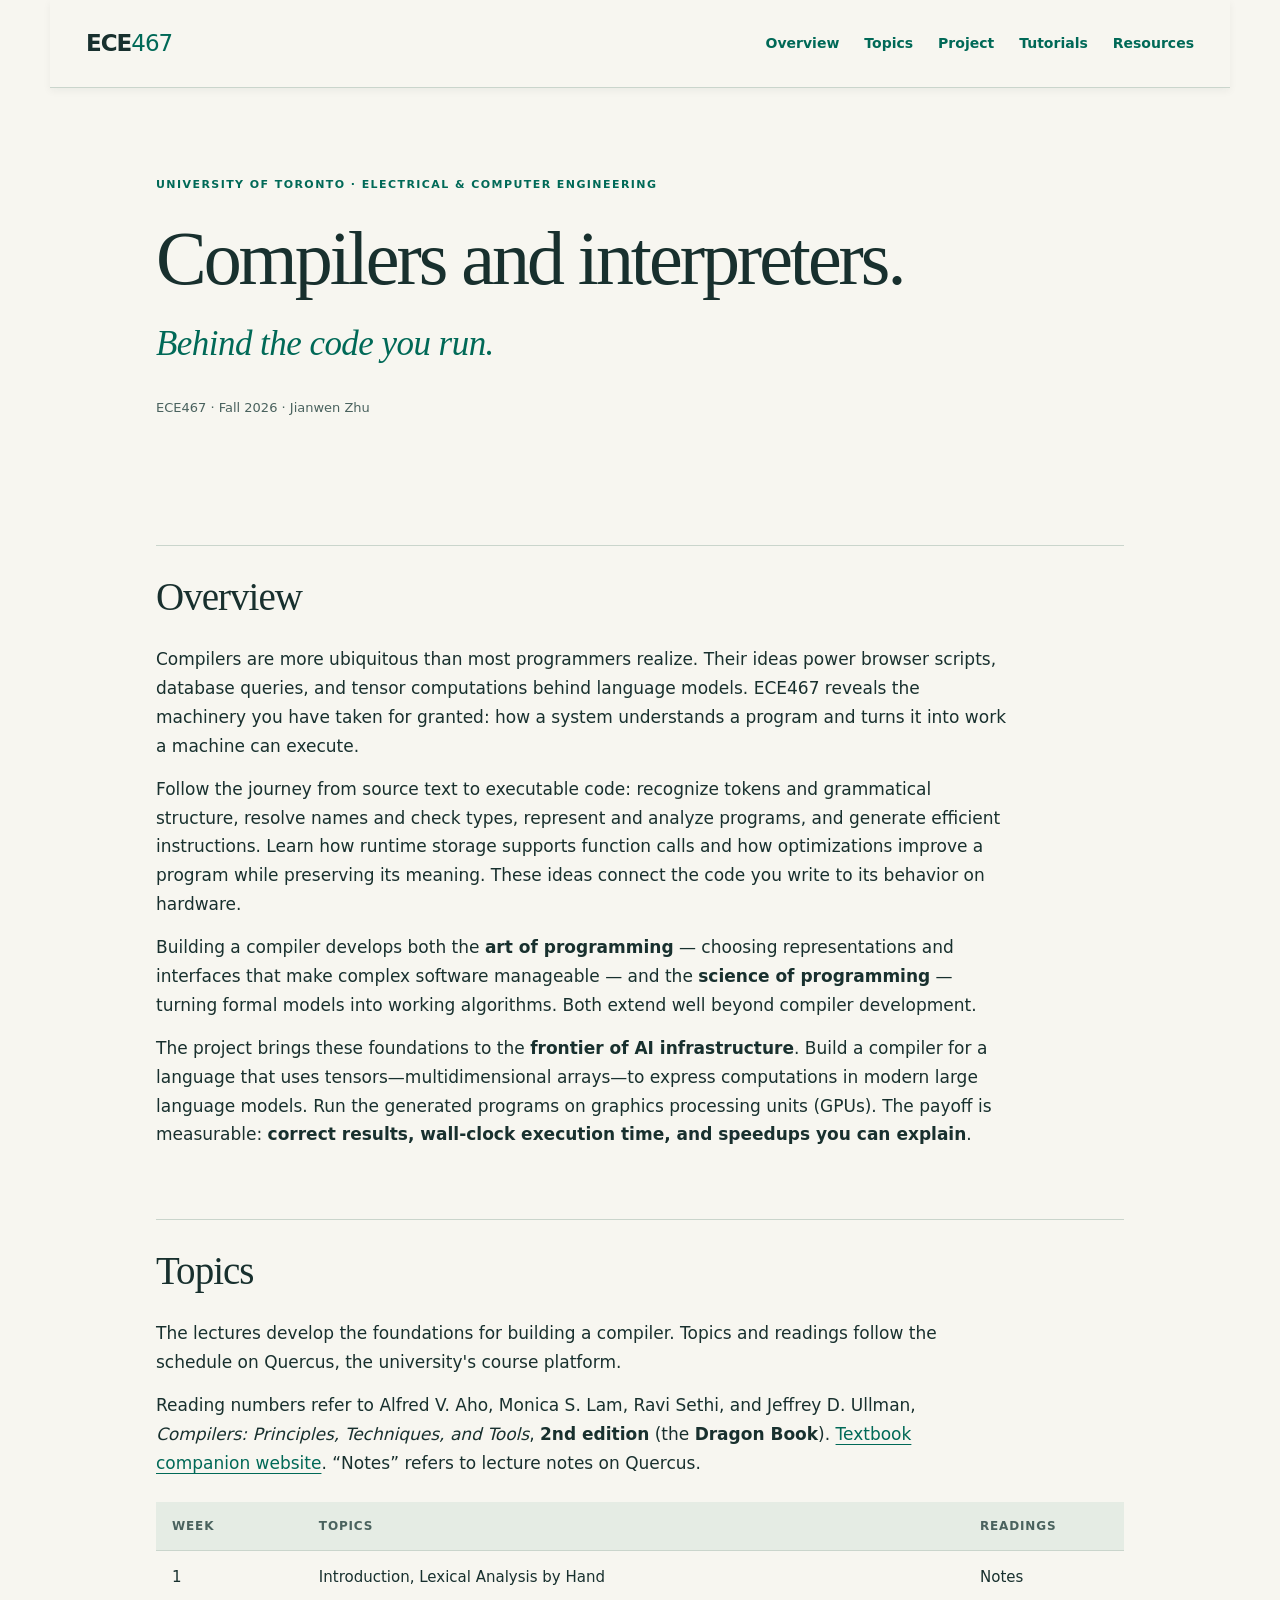
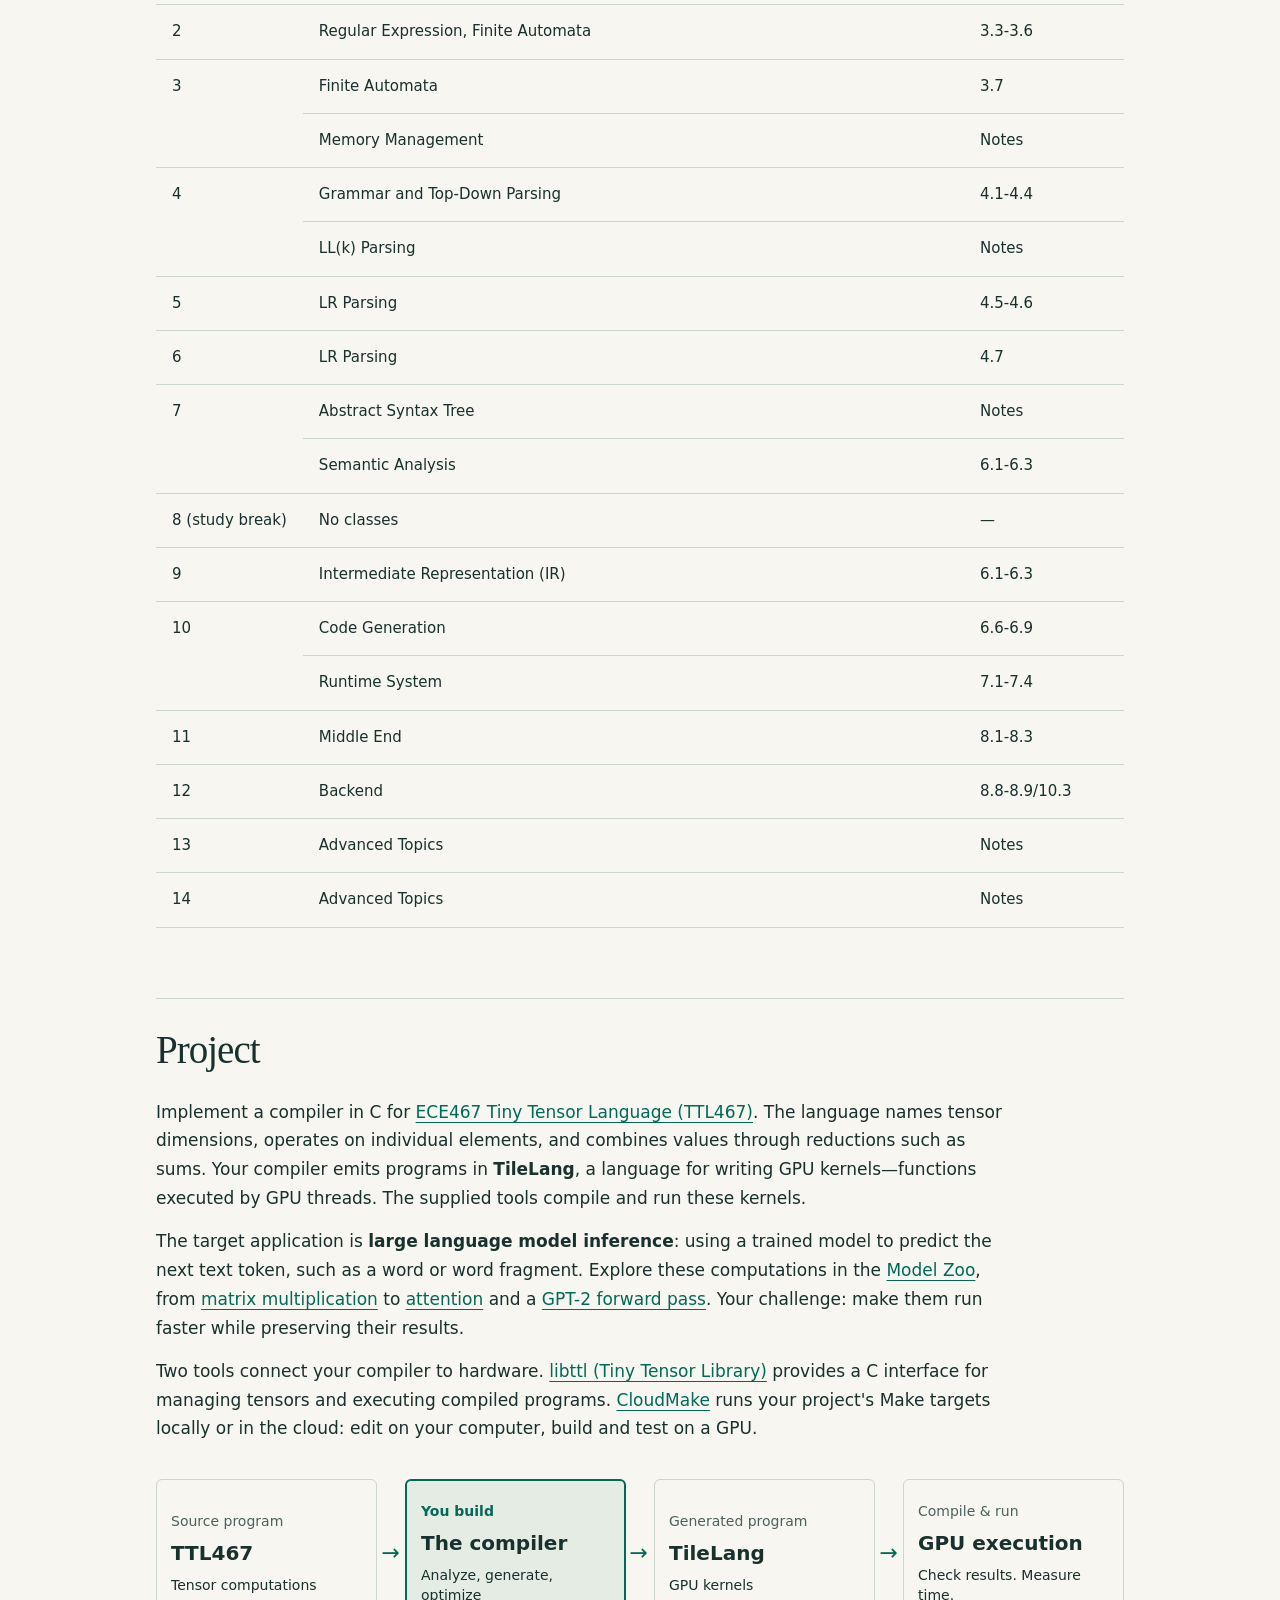
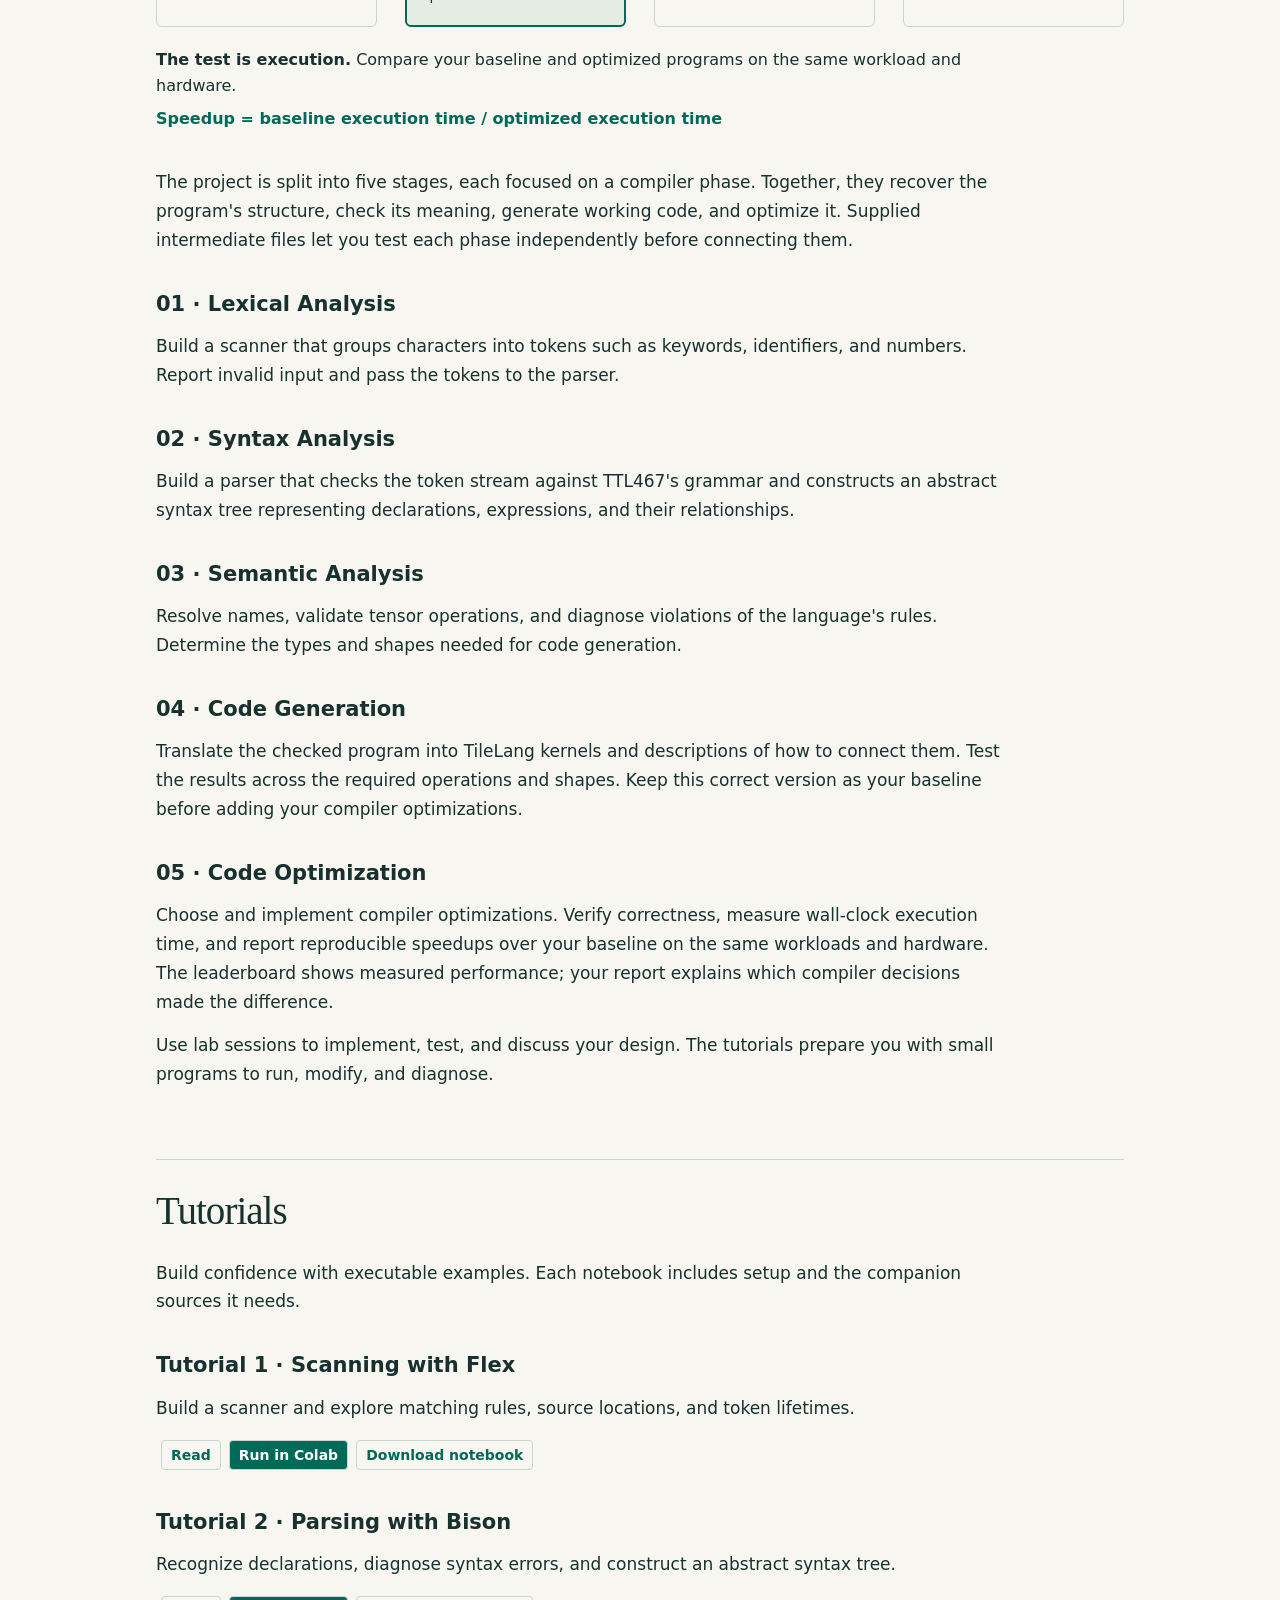
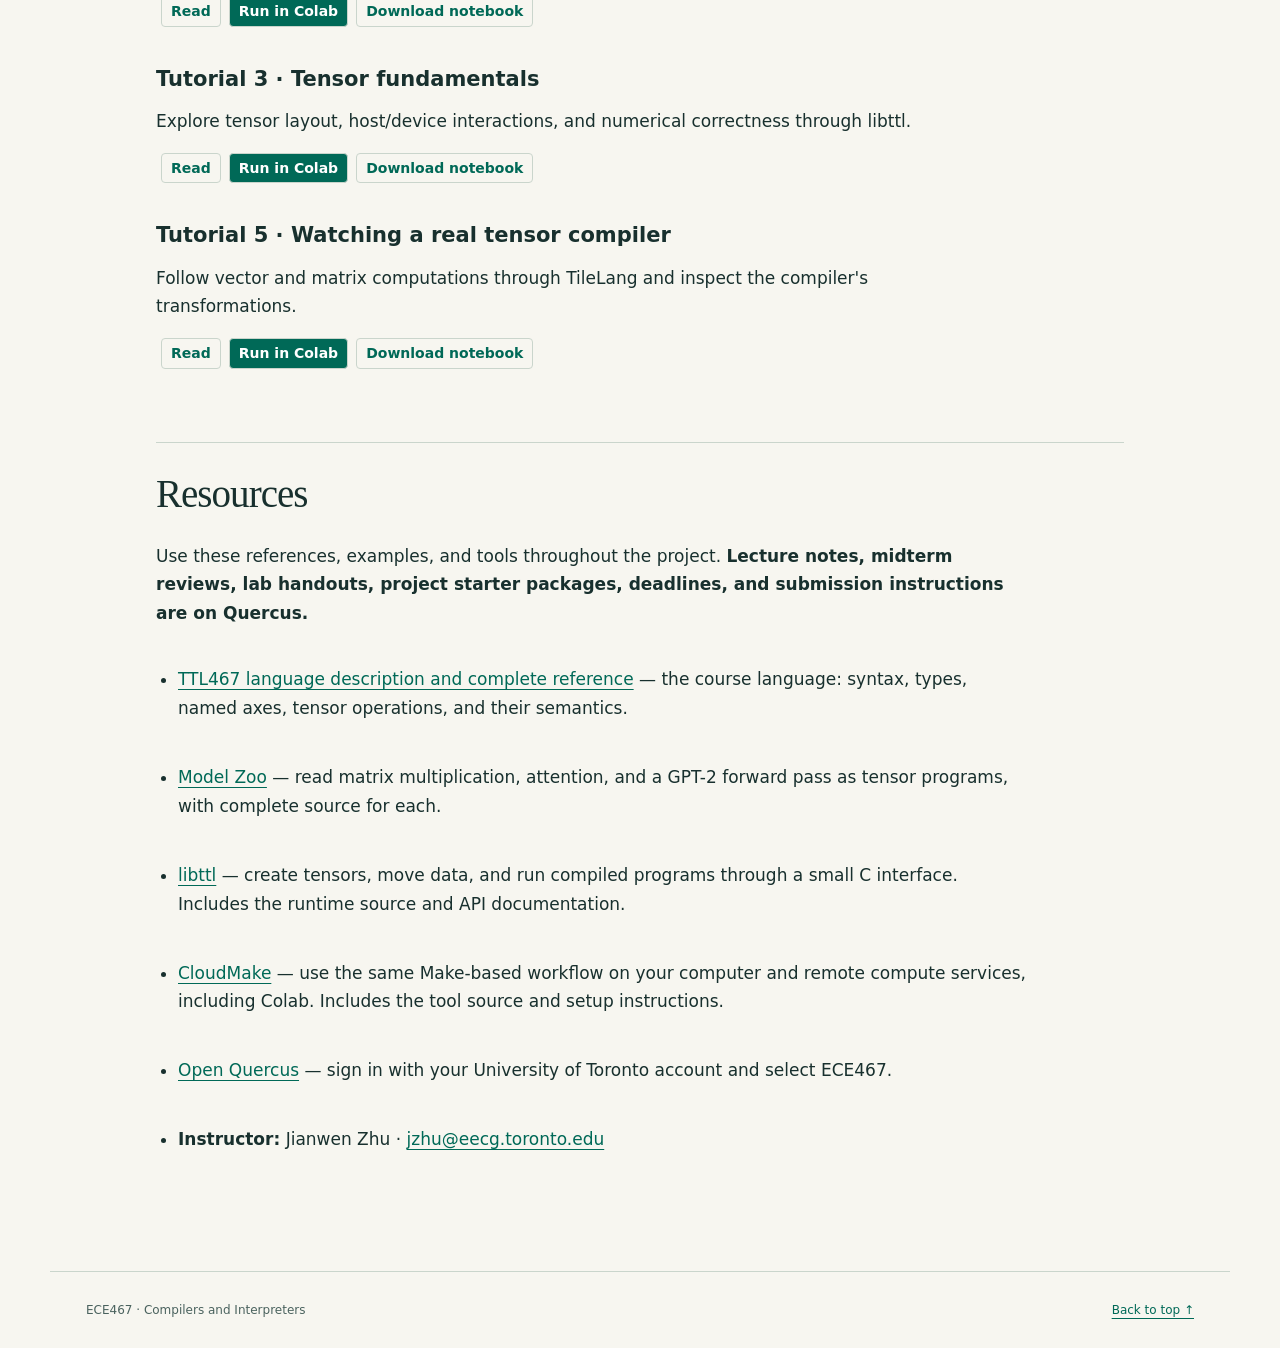
<file: index.html>
<!doctype html>
<html lang="en">
<head>
<meta charset="utf-8">
<meta name="viewport" content="width=device-width, initial-scale=1">
<meta name="description" content="ECE467 Compilers and Interpreters at the University of Toronto: learning outcomes, lecture topics, and a five-stage tensor compiler project.">
<title>ECE467 — Compilers and Interpreters</title>
<link rel="stylesheet" href="style.css">
</head>
<body>
<a class="skip" href="#main">Skip to content</a>
<nav aria-label="Main navigation"><a class="brand" href="#top">ECE<span>467</span></a><div><a href="#objectives">Overview</a><a href="#topics">Topics</a><a href="#project">Project</a><a href="#tutorials">Tutorials</a><a href="#resources">Resources</a></div></nav>
<main id="main"><header class="hero" id="top">
<p class="eyebrow">University of Toronto · Electrical &amp; Computer Engineering</p>
<h1>Compilers and interpreters.<em class="hero-tagline">Behind the code you run.</em></h1>
<p class="byline">ECE467 · Fall 2026 · Jianwen Zhu</p>
</header>

<h2 id="objectives">Overview</h2>
<p>Compilers are more ubiquitous than most programmers realize. Their
ideas power browser scripts, database queries, and tensor computations
behind language models. ECE467 reveals the machinery you have taken for
granted: how a system understands a program and turns it into work a
machine can execute.</p>
<p>Follow the journey from source text to executable code: recognize
tokens and grammatical structure, resolve names and check types,
represent and analyze programs, and generate efficient instructions.
Learn how runtime storage supports function calls and how optimizations
improve a program while preserving its meaning. These ideas connect the
code you write to its behavior on hardware.</p>
<p>Building a compiler develops both the <strong>art of
programming</strong> — choosing representations and interfaces that make
complex software manageable — and the <strong>science of
programming</strong> — turning formal models into working algorithms.
Both extend well beyond compiler development.</p>
<p>The project brings these foundations to the <strong>frontier of AI
infrastructure</strong>. Build a compiler for a language that uses
tensors—multidimensional arrays—to express computations in modern large
language models. Run the generated programs on graphics processing units
(GPUs). The payoff is measurable: <strong>correct results, wall-clock
execution time, and speedups you can explain</strong>.</p>
<h2 id="topics">Topics</h2>
<p>The lectures develop the foundations for building a compiler. Topics
and readings follow the schedule on Quercus, the university's course
platform.</p>
<p>Reading numbers refer to Alfred V. Aho, Monica S. Lam, Ravi Sethi,
and Jeffrey D. Ullman, <em>Compilers: Principles, Techniques, and
Tools</em>, <strong>2nd edition</strong> (the <strong>Dragon
Book</strong>). <a href="https://suif.stanford.edu/dragonbook/">Textbook
companion website</a>. “Notes” refers to lecture notes on Quercus.</p>
<div class="table-scroll" role="region" aria-label="Lecture topic schedule" tabindex="0">

<table><thead><tr><th scope="col">Week</th><th scope="col">Topics</th><th scope="col">Readings</th></tr></thead><tbody>
<tr><td rowspan="1">1</td><td>Introduction, Lexical Analysis by Hand</td><td>Notes</td></tr>
<tr><td rowspan="1">2</td><td>Regular Expression, Finite Automata</td><td>3.3-3.6</td></tr>
<tr><td rowspan="2">3</td><td>Finite Automata</td><td>3.7</td></tr>
<tr><td>Memory Management</td><td>Notes</td></tr>
<tr><td rowspan="2">4</td><td>Grammar and Top-Down Parsing</td><td>4.1-4.4</td></tr>
<tr><td>LL(k) Parsing</td><td>Notes</td></tr>
<tr><td rowspan="1">5</td><td>LR Parsing</td><td>4.5-4.6</td></tr>
<tr><td rowspan="1">6</td><td>LR Parsing</td><td>4.7</td></tr>
<tr><td rowspan="2">7</td><td>Abstract Syntax Tree</td><td>Notes</td></tr>
<tr><td>Semantic Analysis</td><td>6.1-6.3</td></tr>
<tr><td rowspan="1">8 (study break)</td><td>No classes</td><td>—</td></tr>
<tr><td rowspan="1">9</td><td>Intermediate Representation (IR)</td><td>6.1-6.3</td></tr>
<tr><td rowspan="2">10</td><td>Code Generation</td><td>6.6-6.9</td></tr>
<tr><td>Runtime System</td><td>7.1-7.4</td></tr>
<tr><td rowspan="1">11</td><td>Middle End</td><td>8.1-8.3</td></tr>
<tr><td rowspan="1">12</td><td>Backend</td><td>8.8-8.9/10.3</td></tr>
<tr><td rowspan="1">13</td><td>Advanced Topics</td><td>Notes</td></tr>
<tr><td rowspan="1">14</td><td>Advanced Topics</td><td>Notes</td></tr>
</tbody></table>

</div>

<h2 id="project">Project</h2>
<p>Implement a compiler in C for <a href="ttl467.html">ECE467 Tiny
Tensor Language (TTL467)</a>. The language names tensor dimensions,
operates on individual elements, and combines values through reductions
such as sums. Your compiler emits programs in <strong>TileLang</strong>,
a language for writing GPU kernels—functions executed by GPU threads.
The supplied tools compile and run these kernels.</p>
<p>The target application is <strong>large language model
inference</strong>: using a trained model to predict the next text
token, such as a word or word fragment. Explore these computations in
the <a href="model-zoo.html">Model Zoo</a>, from <a
href="gemm.html">matrix multiplication</a> to <a
href="attention.html">attention</a> and a <a
href="gpt2-forward.html">GPT-2 forward pass</a>. Your challenge: make
them run faster while preserving their results.</p>
<p>Two tools connect your compiler to hardware. <a
href="https://github.com/jianwen-zhu/libttl">libttl (Tiny Tensor
Library)</a> provides a C interface for managing tensors and executing
compiled programs. <a
href="https://github.com/jianwen-zhu/cloudmake">CloudMake</a> runs your
project's Make targets locally or in the cloud: edit on your computer,
build and test on a GPU.</p>
<figure class="compiler-pipeline" aria-labelledby="pipeline-caption">
<ol class="pipeline-steps" aria-label="From source program to measured execution">
<li><span class="pipeline-label">Source program</span><strong>TTL467</strong><span>Tensor computations</span></li>
<li class="pipeline-student"><span class="pipeline-label">You build</span><strong>The compiler</strong><span>Analyze, generate, optimize</span></li>
<li><span class="pipeline-label">Generated program</span><strong>TileLang</strong><span>GPU kernels</span></li>
<li><span class="pipeline-label">Compile &amp; run</span><strong>GPU execution</strong><span>Check results. Measure time.</span></li>
</ol>
<figcaption id="pipeline-caption"><strong>The test is execution.</strong> Compare your baseline and optimized programs on the same workload and hardware.<span class="pipeline-metric">Speedup = baseline execution time / optimized execution time</span></figcaption>
</figure>

<p>The project is split into five stages, each focused on a compiler
phase. Together, they recover the program's structure, check its
meaning, generate working code, and optimize it. Supplied intermediate
files let you test each phase independently before connecting them.</p>
<h3 id="lexical-analysis">01 · Lexical Analysis</h3>
<p>Build a scanner that groups characters into tokens such as keywords,
identifiers, and numbers. Report invalid input and pass the tokens to
the parser.</p>
<h3 id="syntax-analysis">02 · Syntax Analysis</h3>
<p>Build a parser that checks the token stream against TTL467's grammar
and constructs an abstract syntax tree representing declarations,
expressions, and their relationships.</p>
<h3 id="semantic-analysis">03 · Semantic Analysis</h3>
<p>Resolve names, validate tensor operations, and diagnose violations of
the language's rules. Determine the types and shapes needed for code
generation.</p>
<h3 id="code-generation">04 · Code Generation</h3>
<p>Translate the checked program into TileLang kernels and descriptions
of how to connect them. Test the results across the required operations
and shapes. Keep this correct version as your baseline before adding
your compiler optimizations.</p>
<h3 id="code-optimization">05 · Code Optimization</h3>
<p>Choose and implement compiler optimizations. Verify correctness,
measure wall-clock execution time, and report reproducible speedups over
your baseline on the same workloads and hardware. The leaderboard shows
measured performance; your report explains which compiler decisions made
the difference.</p>
<p>Use lab sessions to implement, test, and discuss your design. The
tutorials prepare you with small programs to run, modify, and
diagnose.</p>
<h2 id="tutorials">Tutorials</h2>
<p>Build confidence with executable examples. Each notebook includes
setup and the companion sources it needs.</p>
<h3 id="tutorial-1-scanning-with-flex">Tutorial 1 · Scanning with
Flex</h3>
<p>Build a scanner and explore matching rules, source locations, and
token lifetimes.</p>
<p class="notebook-links"><a href="tutorial1.html">Read</a> <a class="button" href="https://colab.research.google.com/github/jianwen-zhu/2026-fall-ece467-jzhu/blob/gh-pages/tutorial1.ipynb">Run in Colab</a> <a href="tutorial1.ipynb" download>Download notebook</a></p>

<h3 id="tutorial-2-parsing-with-bison">Tutorial 2 · Parsing with
Bison</h3>
<p>Recognize declarations, diagnose syntax errors, and construct an
abstract syntax tree.</p>
<p class="notebook-links"><a href="tutorial2.html">Read</a> <a class="button" href="https://colab.research.google.com/github/jianwen-zhu/2026-fall-ece467-jzhu/blob/gh-pages/tutorial2.ipynb">Run in Colab</a> <a href="tutorial2.ipynb" download>Download notebook</a></p>

<h3 id="tutorial-3-tensor-fundamentals">Tutorial 3 · Tensor
fundamentals</h3>
<p>Explore tensor layout, host/device interactions, and numerical
correctness through libttl.</p>
<p class="notebook-links"><a href="tutorial3.html">Read</a> <a class="button" href="https://colab.research.google.com/github/jianwen-zhu/2026-fall-ece467-jzhu/blob/gh-pages/tutorial3.ipynb">Run in Colab</a> <a href="tutorial3.ipynb" download>Download notebook</a></p>

<h3 id="tutorial-5-watching-a-real-tensor-compiler">Tutorial 5 ·
Watching a real tensor compiler</h3>
<p>Follow vector and matrix computations through TileLang and inspect
the compiler's transformations.</p>
<p class="notebook-links"><a href="tutorial5.html">Read</a> <a class="button" href="https://colab.research.google.com/github/jianwen-zhu/2026-fall-ece467-jzhu/blob/gh-pages/tutorial5.ipynb">Run in Colab</a> <a href="tutorial5.ipynb" download>Download notebook</a></p>

<h2 id="resources">Resources</h2>
<p>Use these references, examples, and tools throughout the project.
<strong>Lecture notes, midterm reviews, lab handouts, project starter
packages, deadlines, and submission instructions are on
Quercus.</strong></p>
<ul>
<li><p><a href="ttl467.html">TTL467 language description and complete
reference</a> — the course language: syntax, types, named axes, tensor
operations, and their semantics.</p></li>
<li><p><a href="model-zoo.html">Model Zoo</a> — read matrix
multiplication, attention, and a GPT-2 forward pass as tensor programs,
with complete source for each.</p></li>
<li><p><a href="https://github.com/jianwen-zhu/libttl">libttl</a> —
create tensors, move data, and run compiled programs through a small C
interface. Includes the runtime source and API documentation.</p></li>
<li><p><a href="https://github.com/jianwen-zhu/cloudmake">CloudMake</a>
— use the same Make-based workflow on your computer and remote compute
services, including Colab. Includes the tool source and setup
instructions.</p></li>
<li><p><a href="https://q.utoronto.ca/">Open Quercus</a> — sign in with
your University of Toronto account and select ECE467.</p></li>
<li><p><strong>Instructor:</strong> Jianwen Zhu · <a
href="mailto:jzhu@eecg.toronto.edu">jzhu@eecg.toronto.edu</a></p></li>
</ul></main>
<footer><span>ECE467 · Compilers and Interpreters</span><a href="#top">Back to top ↑</a></footer>
</body>
</html>
</file>
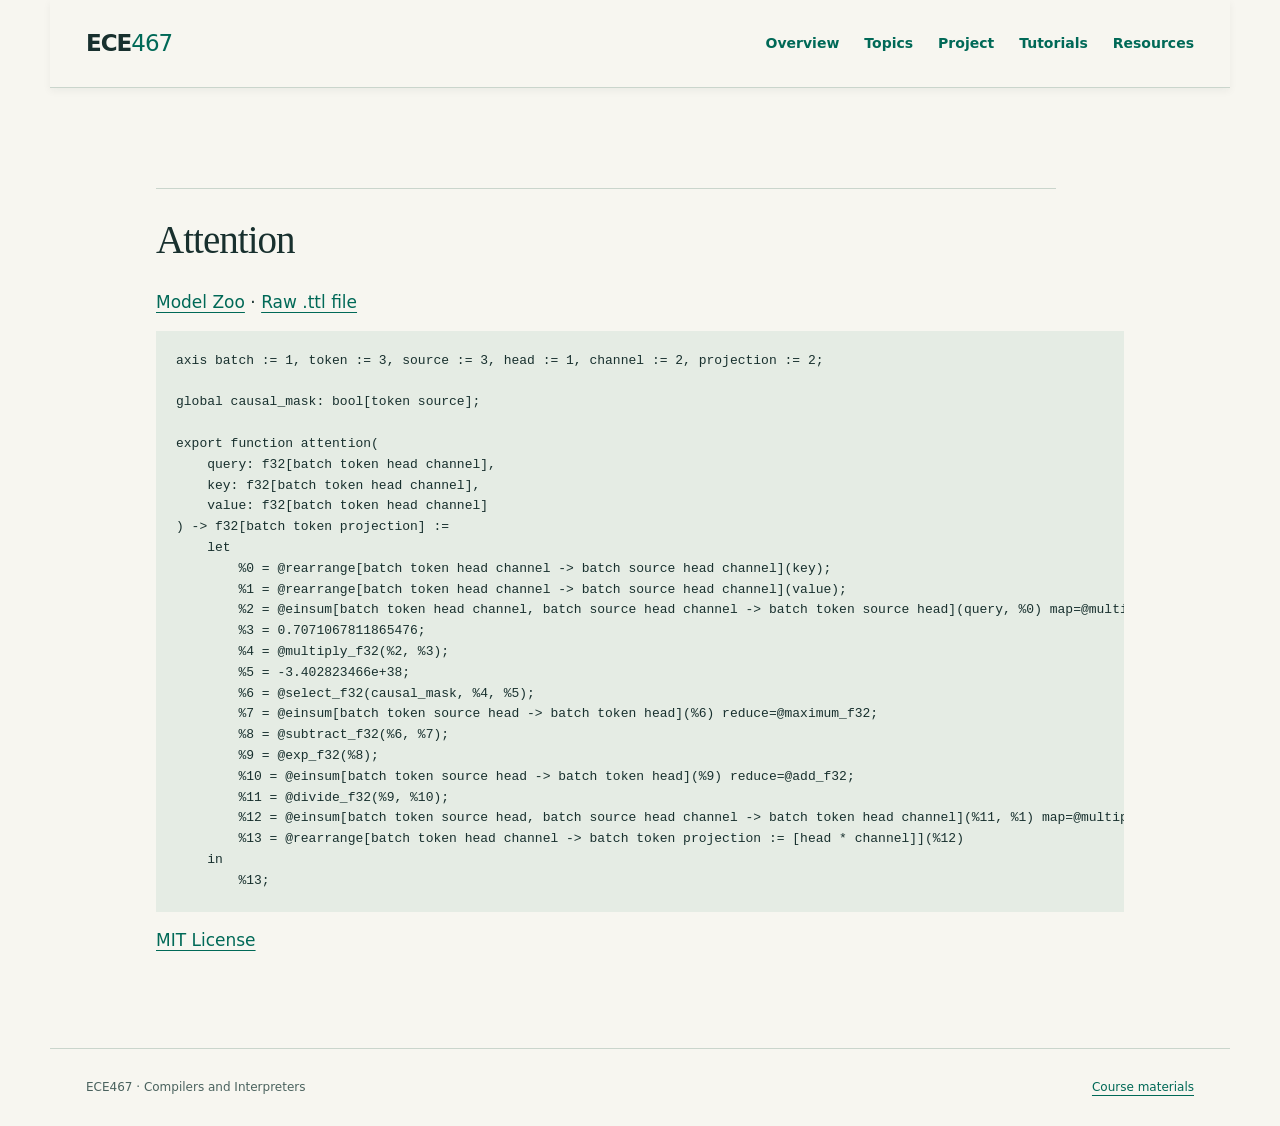
<file: attention.html>
<!doctype html>
<html lang="en"><head><meta charset="utf-8"><meta name="viewport" content="width=device-width, initial-scale=1">
<title>Attention — ECE467</title><link rel="stylesheet" href="style.css"></head>
<body><a class="skip" href="#main">Skip to content</a>
<nav aria-label="Main navigation"><a class="brand" href="index.html">ECE<span>467</span></a><div><a href="index.html#objectives">Overview</a><a href="index.html#topics">Topics</a><a href="index.html#project">Project</a><a href="index.html#tutorials">Tutorials</a><a href="index.html#resources">Resources</a></div></nav>
<main id="main" class="reference"><h1 id="attention">Attention</h1>
<p><a href="model-zoo.html">Model Zoo</a> · <a href="attention.ttl">Raw
.ttl file</a></p>
<pre class="text"><code>axis batch := 1, token := 3, source := 3, head := 1, channel := 2, projection := 2;

global causal_mask: bool[token source];

export function attention(
    query: f32[batch token head channel],
    key: f32[batch token head channel],
    value: f32[batch token head channel]
) -&gt; f32[batch token projection] :=
    let
        %0 = @rearrange[batch token head channel -&gt; batch source head channel](key);
        %1 = @rearrange[batch token head channel -&gt; batch source head channel](value);
        %2 = @einsum[batch token head channel, batch source head channel -&gt; batch token source head](query, %0) map=@multiply_f32 reduce=@add_f32;
        %3 = 0.7071067811865476;
        %4 = @multiply_f32(%2, %3);
        %5 = -3.402823466e+38;
        %6 = @select_f32(causal_mask, %4, %5);
        %7 = @einsum[batch token source head -&gt; batch token head](%6) reduce=@maximum_f32;
        %8 = @subtract_f32(%6, %7);
        %9 = @exp_f32(%8);
        %10 = @einsum[batch token source head -&gt; batch token head](%9) reduce=@add_f32;
        %11 = @divide_f32(%9, %10);
        %12 = @einsum[batch token source head, batch source head channel -&gt; batch token head channel](%11, %1) map=@multiply_f32 reduce=@add_f32;
        %13 = @rearrange[batch token head channel -&gt; batch token projection := [head * channel]](%12)
    in
        %13;
</code></pre>
<p><a href="LICENSE.ttl">MIT License</a></p></main>
<footer><span>ECE467 · Compilers and Interpreters</span><a href="index.html#resources">Course materials</a></footer>
</body></html>
</file>
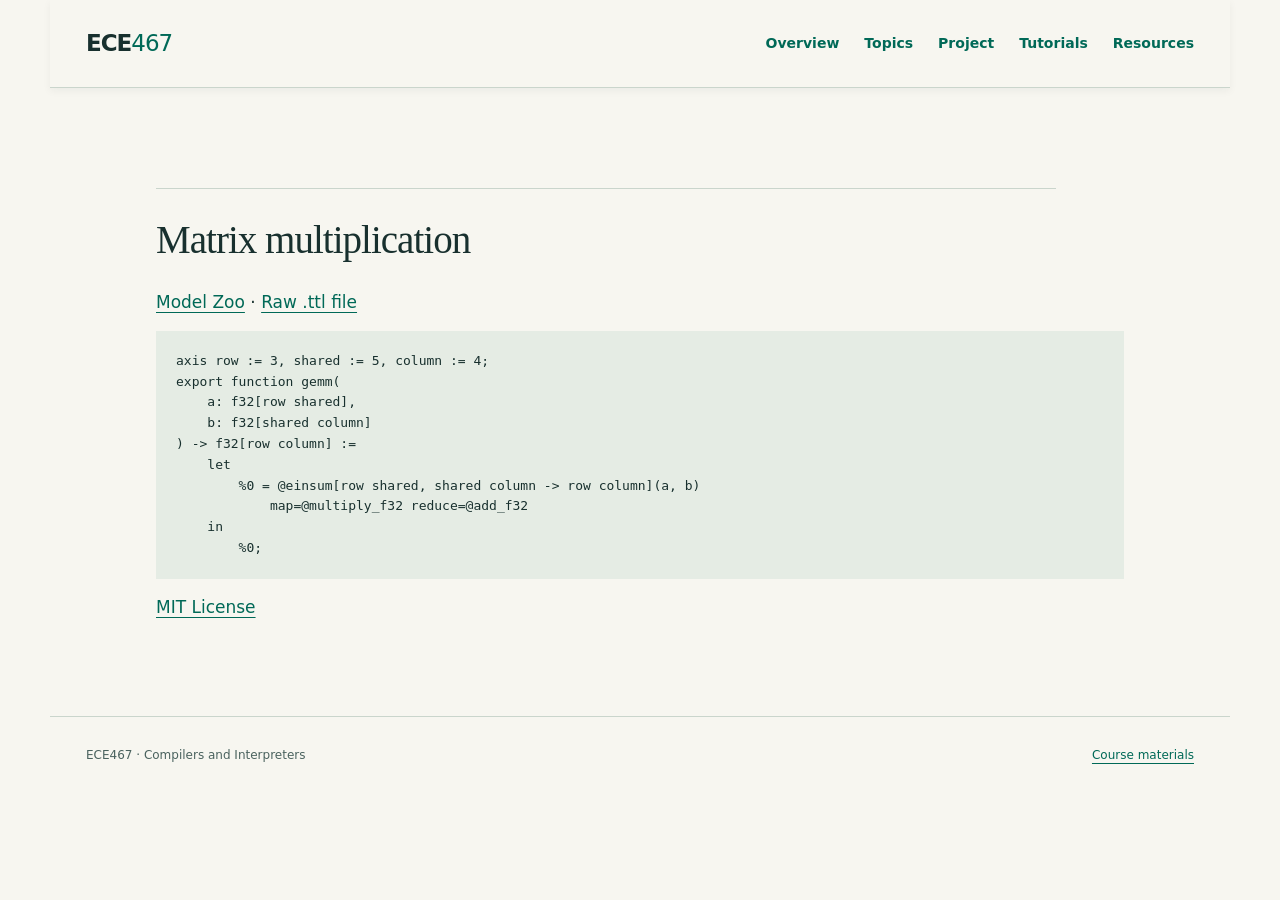
<file: gemm.html>
<!doctype html>
<html lang="en"><head><meta charset="utf-8"><meta name="viewport" content="width=device-width, initial-scale=1">
<title>Matrix
multiplication — ECE467</title><link rel="stylesheet" href="style.css"></head>
<body><a class="skip" href="#main">Skip to content</a>
<nav aria-label="Main navigation"><a class="brand" href="index.html">ECE<span>467</span></a><div><a href="index.html#objectives">Overview</a><a href="index.html#topics">Topics</a><a href="index.html#project">Project</a><a href="index.html#tutorials">Tutorials</a><a href="index.html#resources">Resources</a></div></nav>
<main id="main" class="reference"><h1 id="matrix-multiplication">Matrix
multiplication</h1>
<p><a href="model-zoo.html">Model Zoo</a> · <a href="gemm.ttl">Raw .ttl
file</a></p>
<pre class="text"><code>axis row := 3, shared := 5, column := 4;
export function gemm(
    a: f32[row shared],
    b: f32[shared column]
) -&gt; f32[row column] :=
    let
        %0 = @einsum[row shared, shared column -&gt; row column](a, b)
            map=@multiply_f32 reduce=@add_f32
    in
        %0;
</code></pre>
<p><a href="LICENSE.ttl">MIT License</a></p></main>
<footer><span>ECE467 · Compilers and Interpreters</span><a href="index.html#resources">Course materials</a></footer>
</body></html>
</file>
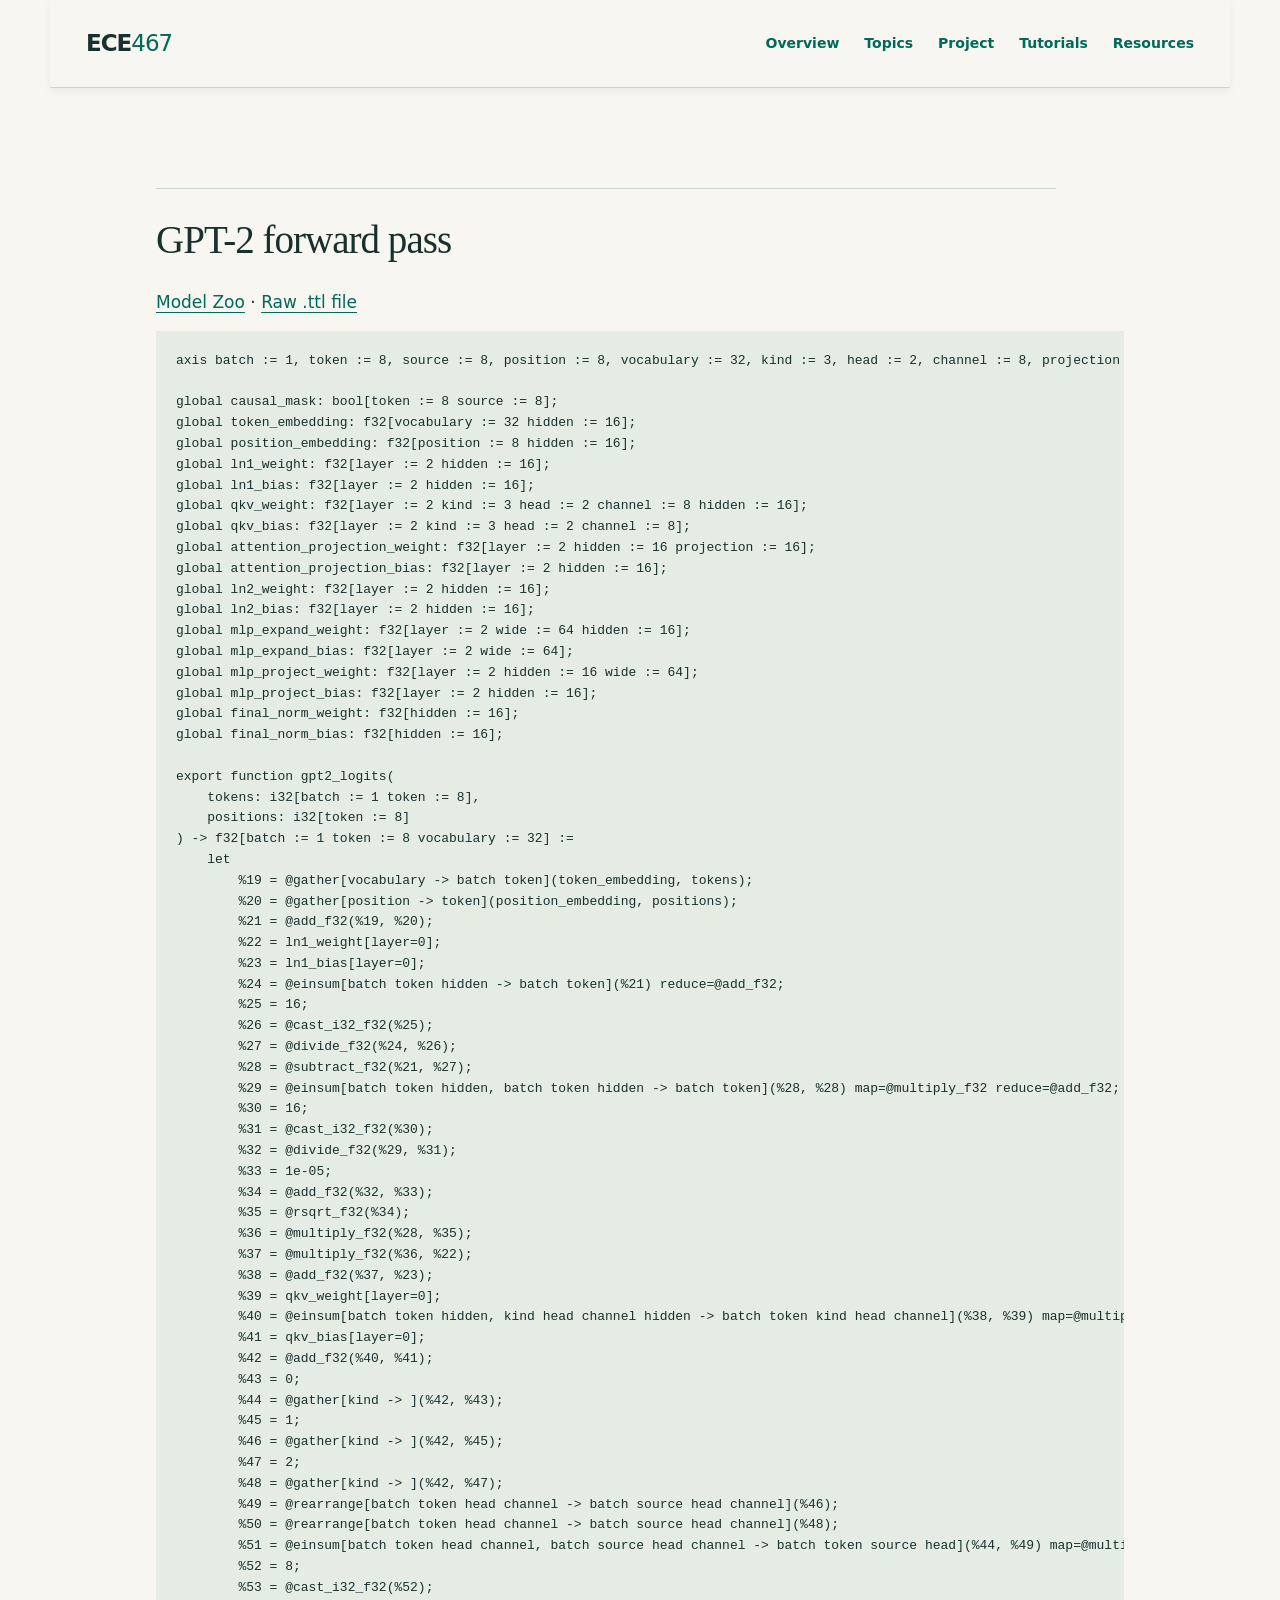
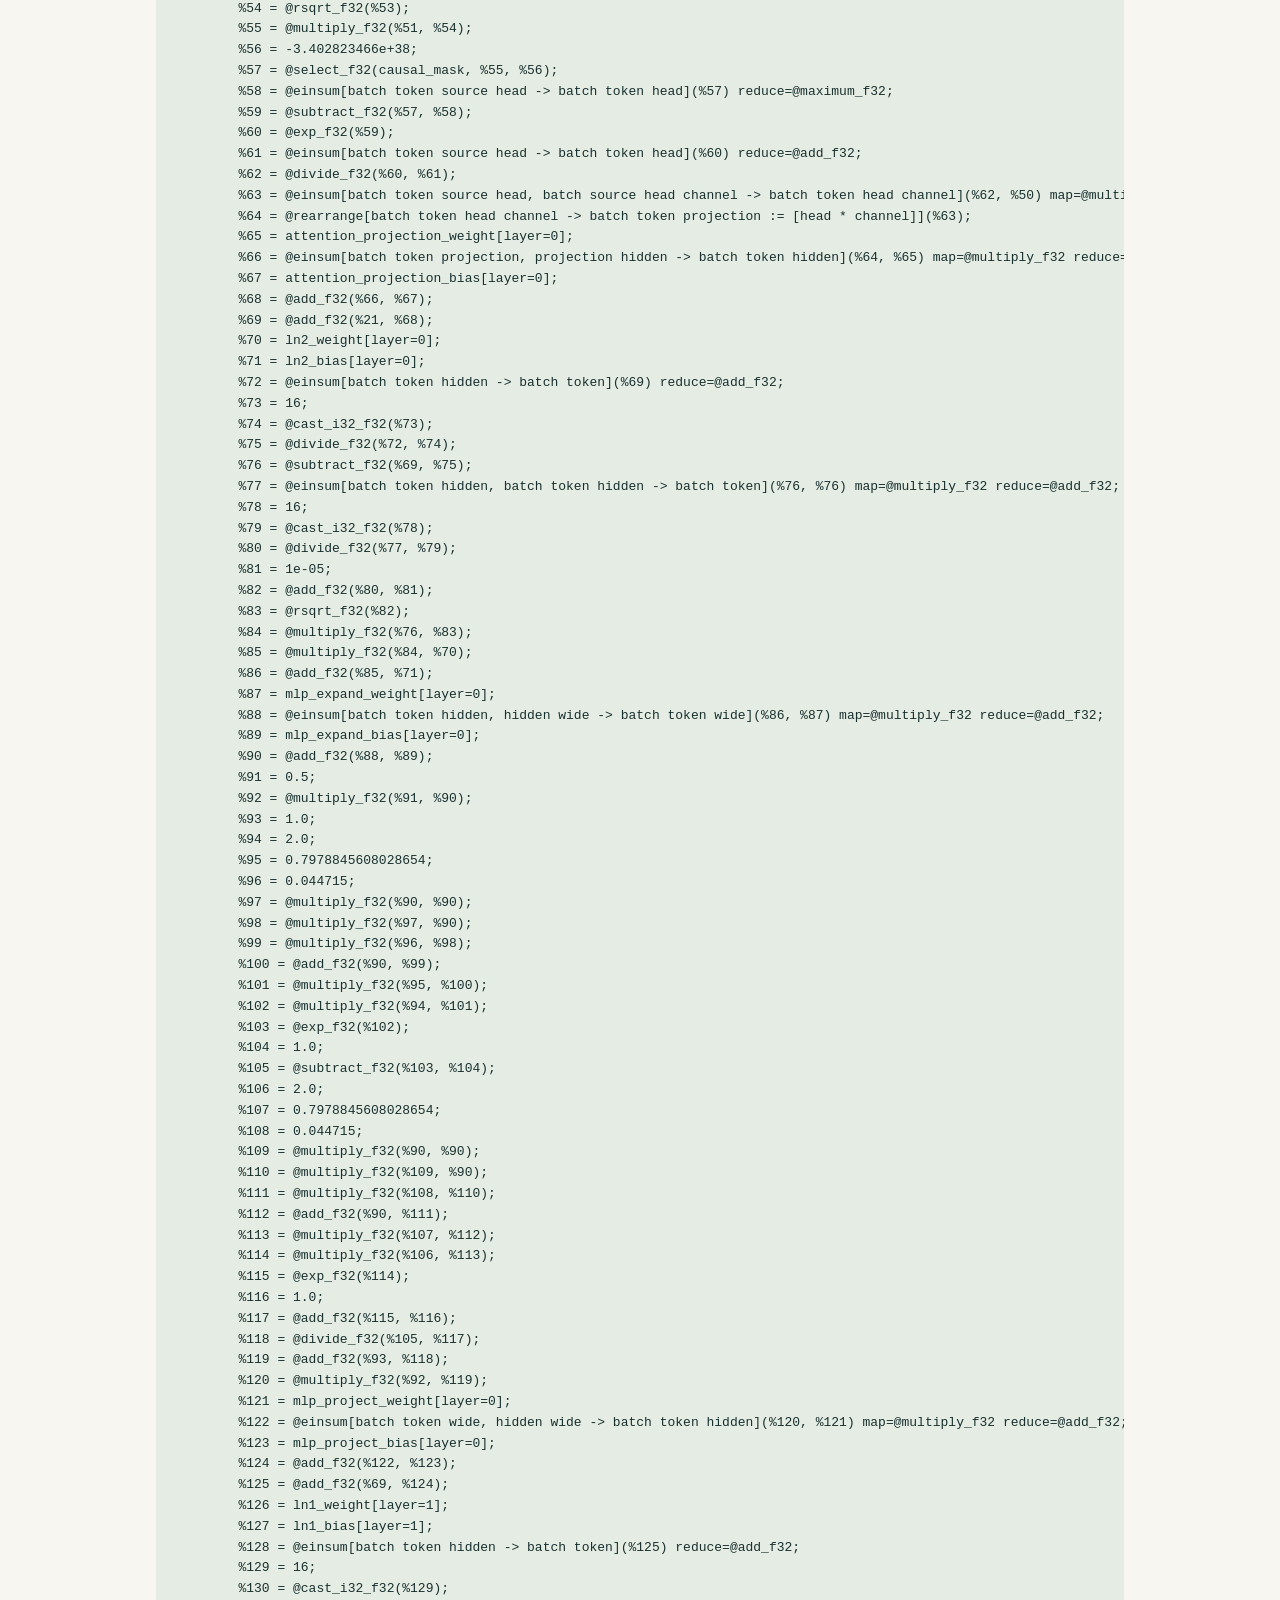
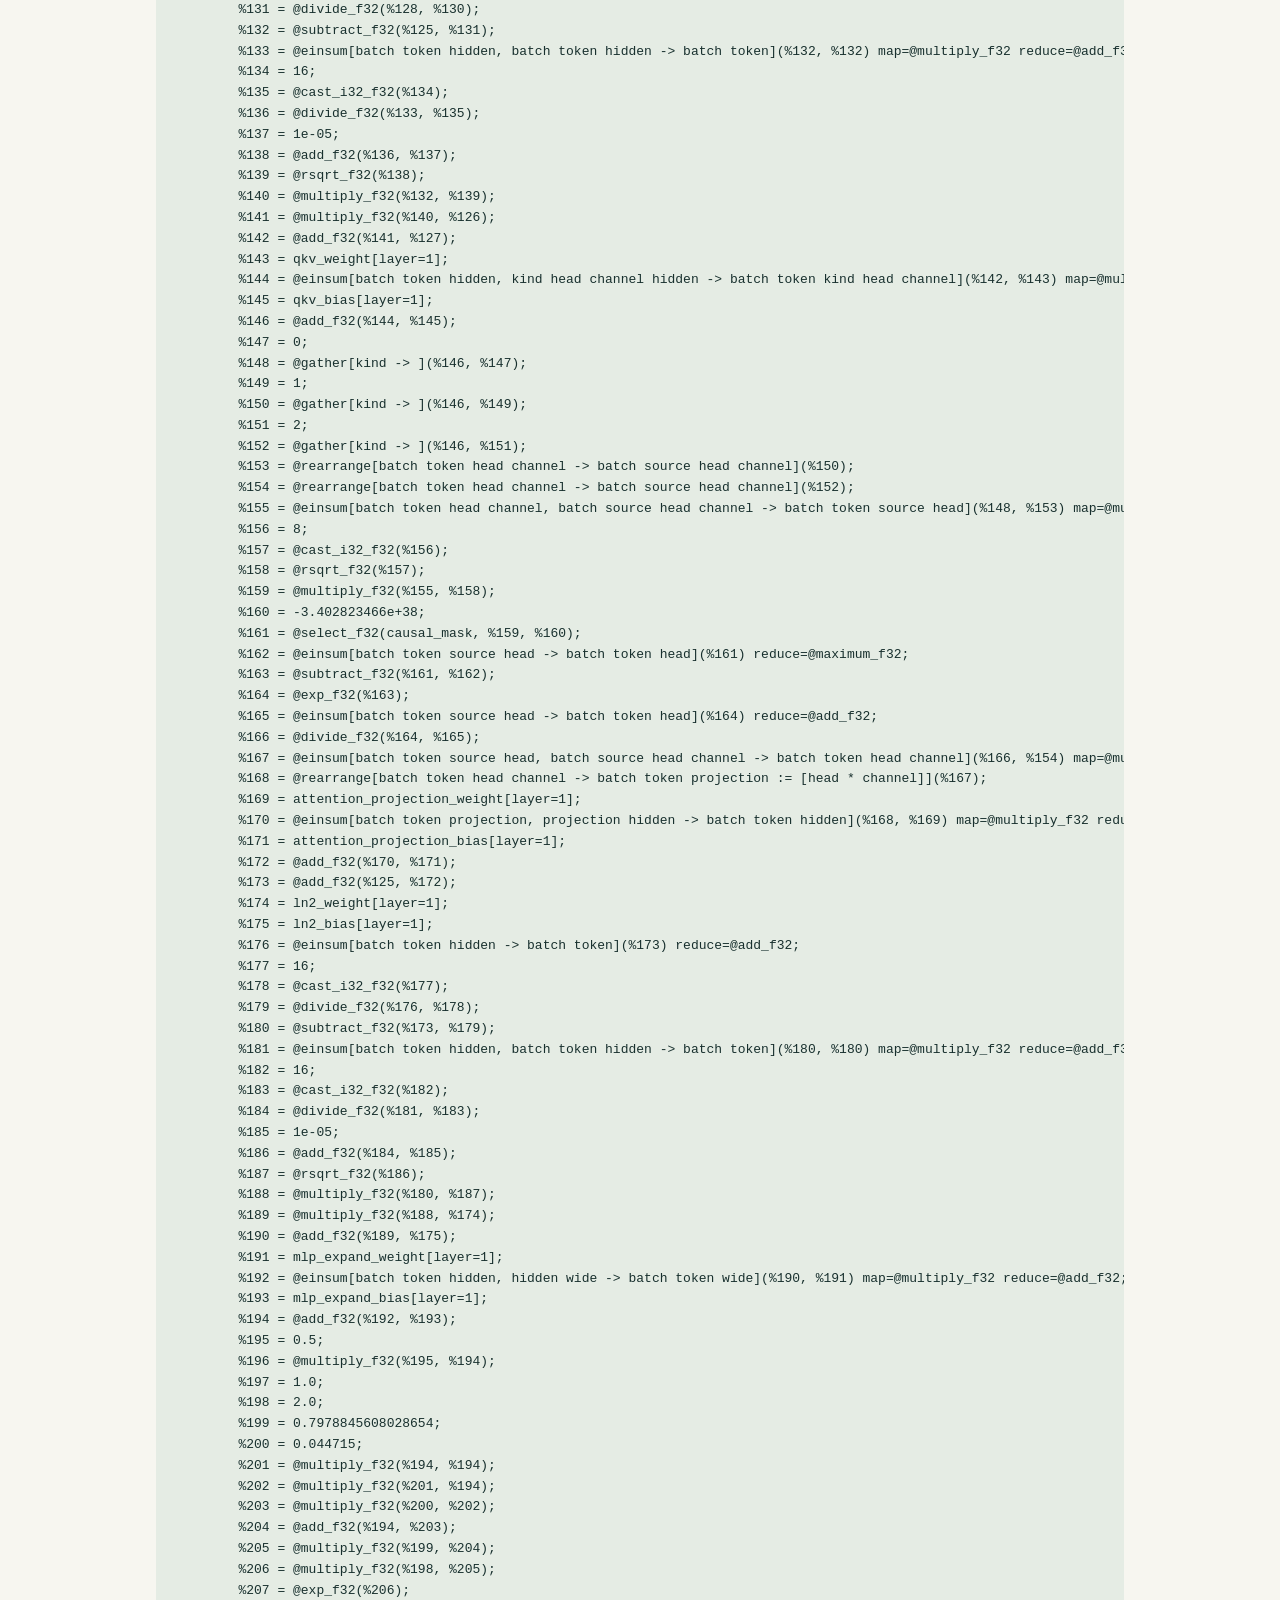
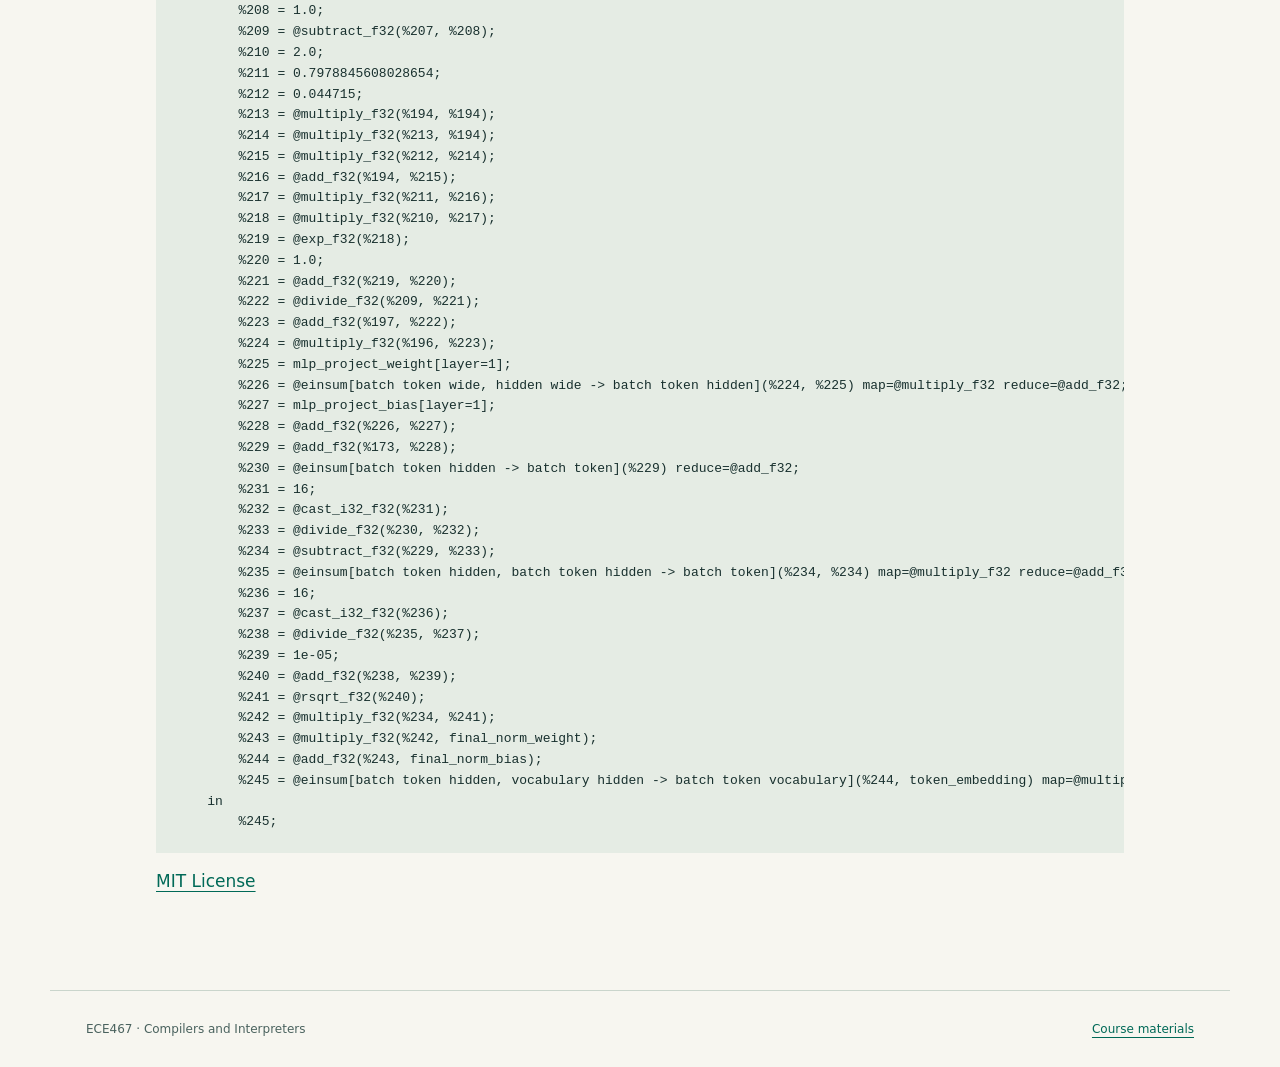
<file: gpt2-forward.html>
<!doctype html>
<html lang="en"><head><meta charset="utf-8"><meta name="viewport" content="width=device-width, initial-scale=1">
<title>GPT-2 forward
pass — ECE467</title><link rel="stylesheet" href="style.css"></head>
<body><a class="skip" href="#main">Skip to content</a>
<nav aria-label="Main navigation"><a class="brand" href="index.html">ECE<span>467</span></a><div><a href="index.html#objectives">Overview</a><a href="index.html#topics">Topics</a><a href="index.html#project">Project</a><a href="index.html#tutorials">Tutorials</a><a href="index.html#resources">Resources</a></div></nav>
<main id="main" class="reference"><h1 id="gpt-2-forward-pass">GPT-2
forward pass</h1>
<p><a href="model-zoo.html">Model Zoo</a> · <a
href="gpt2-forward.ttl">Raw .ttl file</a></p>
<pre class="text"><code>axis batch := 1, token := 8, source := 8, position := 8, vocabulary := 32, kind := 3, head := 2, channel := 8, projection := 16, hidden := 16, wide := 64, layer := 2;

global causal_mask: bool[token := 8 source := 8];
global token_embedding: f32[vocabulary := 32 hidden := 16];
global position_embedding: f32[position := 8 hidden := 16];
global ln1_weight: f32[layer := 2 hidden := 16];
global ln1_bias: f32[layer := 2 hidden := 16];
global qkv_weight: f32[layer := 2 kind := 3 head := 2 channel := 8 hidden := 16];
global qkv_bias: f32[layer := 2 kind := 3 head := 2 channel := 8];
global attention_projection_weight: f32[layer := 2 hidden := 16 projection := 16];
global attention_projection_bias: f32[layer := 2 hidden := 16];
global ln2_weight: f32[layer := 2 hidden := 16];
global ln2_bias: f32[layer := 2 hidden := 16];
global mlp_expand_weight: f32[layer := 2 wide := 64 hidden := 16];
global mlp_expand_bias: f32[layer := 2 wide := 64];
global mlp_project_weight: f32[layer := 2 hidden := 16 wide := 64];
global mlp_project_bias: f32[layer := 2 hidden := 16];
global final_norm_weight: f32[hidden := 16];
global final_norm_bias: f32[hidden := 16];

export function gpt2_logits(
    tokens: i32[batch := 1 token := 8],
    positions: i32[token := 8]
) -&gt; f32[batch := 1 token := 8 vocabulary := 32] :=
    let
        %19 = @gather[vocabulary -&gt; batch token](token_embedding, tokens);
        %20 = @gather[position -&gt; token](position_embedding, positions);
        %21 = @add_f32(%19, %20);
        %22 = ln1_weight[layer=0];
        %23 = ln1_bias[layer=0];
        %24 = @einsum[batch token hidden -&gt; batch token](%21) reduce=@add_f32;
        %25 = 16;
        %26 = @cast_i32_f32(%25);
        %27 = @divide_f32(%24, %26);
        %28 = @subtract_f32(%21, %27);
        %29 = @einsum[batch token hidden, batch token hidden -&gt; batch token](%28, %28) map=@multiply_f32 reduce=@add_f32;
        %30 = 16;
        %31 = @cast_i32_f32(%30);
        %32 = @divide_f32(%29, %31);
        %33 = 1e-05;
        %34 = @add_f32(%32, %33);
        %35 = @rsqrt_f32(%34);
        %36 = @multiply_f32(%28, %35);
        %37 = @multiply_f32(%36, %22);
        %38 = @add_f32(%37, %23);
        %39 = qkv_weight[layer=0];
        %40 = @einsum[batch token hidden, kind head channel hidden -&gt; batch token kind head channel](%38, %39) map=@multiply_f32 reduce=@add_f32;
        %41 = qkv_bias[layer=0];
        %42 = @add_f32(%40, %41);
        %43 = 0;
        %44 = @gather[kind -&gt; ](%42, %43);
        %45 = 1;
        %46 = @gather[kind -&gt; ](%42, %45);
        %47 = 2;
        %48 = @gather[kind -&gt; ](%42, %47);
        %49 = @rearrange[batch token head channel -&gt; batch source head channel](%46);
        %50 = @rearrange[batch token head channel -&gt; batch source head channel](%48);
        %51 = @einsum[batch token head channel, batch source head channel -&gt; batch token source head](%44, %49) map=@multiply_f32 reduce=@add_f32;
        %52 = 8;
        %53 = @cast_i32_f32(%52);
        %54 = @rsqrt_f32(%53);
        %55 = @multiply_f32(%51, %54);
        %56 = -3.402823466e+38;
        %57 = @select_f32(causal_mask, %55, %56);
        %58 = @einsum[batch token source head -&gt; batch token head](%57) reduce=@maximum_f32;
        %59 = @subtract_f32(%57, %58);
        %60 = @exp_f32(%59);
        %61 = @einsum[batch token source head -&gt; batch token head](%60) reduce=@add_f32;
        %62 = @divide_f32(%60, %61);
        %63 = @einsum[batch token source head, batch source head channel -&gt; batch token head channel](%62, %50) map=@multiply_f32 reduce=@add_f32;
        %64 = @rearrange[batch token head channel -&gt; batch token projection := [head * channel]](%63);
        %65 = attention_projection_weight[layer=0];
        %66 = @einsum[batch token projection, projection hidden -&gt; batch token hidden](%64, %65) map=@multiply_f32 reduce=@add_f32;
        %67 = attention_projection_bias[layer=0];
        %68 = @add_f32(%66, %67);
        %69 = @add_f32(%21, %68);
        %70 = ln2_weight[layer=0];
        %71 = ln2_bias[layer=0];
        %72 = @einsum[batch token hidden -&gt; batch token](%69) reduce=@add_f32;
        %73 = 16;
        %74 = @cast_i32_f32(%73);
        %75 = @divide_f32(%72, %74);
        %76 = @subtract_f32(%69, %75);
        %77 = @einsum[batch token hidden, batch token hidden -&gt; batch token](%76, %76) map=@multiply_f32 reduce=@add_f32;
        %78 = 16;
        %79 = @cast_i32_f32(%78);
        %80 = @divide_f32(%77, %79);
        %81 = 1e-05;
        %82 = @add_f32(%80, %81);
        %83 = @rsqrt_f32(%82);
        %84 = @multiply_f32(%76, %83);
        %85 = @multiply_f32(%84, %70);
        %86 = @add_f32(%85, %71);
        %87 = mlp_expand_weight[layer=0];
        %88 = @einsum[batch token hidden, hidden wide -&gt; batch token wide](%86, %87) map=@multiply_f32 reduce=@add_f32;
        %89 = mlp_expand_bias[layer=0];
        %90 = @add_f32(%88, %89);
        %91 = 0.5;
        %92 = @multiply_f32(%91, %90);
        %93 = 1.0;
        %94 = 2.0;
        %95 = 0.7978845608028654;
        %96 = 0.044715;
        %97 = @multiply_f32(%90, %90);
        %98 = @multiply_f32(%97, %90);
        %99 = @multiply_f32(%96, %98);
        %100 = @add_f32(%90, %99);
        %101 = @multiply_f32(%95, %100);
        %102 = @multiply_f32(%94, %101);
        %103 = @exp_f32(%102);
        %104 = 1.0;
        %105 = @subtract_f32(%103, %104);
        %106 = 2.0;
        %107 = 0.7978845608028654;
        %108 = 0.044715;
        %109 = @multiply_f32(%90, %90);
        %110 = @multiply_f32(%109, %90);
        %111 = @multiply_f32(%108, %110);
        %112 = @add_f32(%90, %111);
        %113 = @multiply_f32(%107, %112);
        %114 = @multiply_f32(%106, %113);
        %115 = @exp_f32(%114);
        %116 = 1.0;
        %117 = @add_f32(%115, %116);
        %118 = @divide_f32(%105, %117);
        %119 = @add_f32(%93, %118);
        %120 = @multiply_f32(%92, %119);
        %121 = mlp_project_weight[layer=0];
        %122 = @einsum[batch token wide, hidden wide -&gt; batch token hidden](%120, %121) map=@multiply_f32 reduce=@add_f32;
        %123 = mlp_project_bias[layer=0];
        %124 = @add_f32(%122, %123);
        %125 = @add_f32(%69, %124);
        %126 = ln1_weight[layer=1];
        %127 = ln1_bias[layer=1];
        %128 = @einsum[batch token hidden -&gt; batch token](%125) reduce=@add_f32;
        %129 = 16;
        %130 = @cast_i32_f32(%129);
        %131 = @divide_f32(%128, %130);
        %132 = @subtract_f32(%125, %131);
        %133 = @einsum[batch token hidden, batch token hidden -&gt; batch token](%132, %132) map=@multiply_f32 reduce=@add_f32;
        %134 = 16;
        %135 = @cast_i32_f32(%134);
        %136 = @divide_f32(%133, %135);
        %137 = 1e-05;
        %138 = @add_f32(%136, %137);
        %139 = @rsqrt_f32(%138);
        %140 = @multiply_f32(%132, %139);
        %141 = @multiply_f32(%140, %126);
        %142 = @add_f32(%141, %127);
        %143 = qkv_weight[layer=1];
        %144 = @einsum[batch token hidden, kind head channel hidden -&gt; batch token kind head channel](%142, %143) map=@multiply_f32 reduce=@add_f32;
        %145 = qkv_bias[layer=1];
        %146 = @add_f32(%144, %145);
        %147 = 0;
        %148 = @gather[kind -&gt; ](%146, %147);
        %149 = 1;
        %150 = @gather[kind -&gt; ](%146, %149);
        %151 = 2;
        %152 = @gather[kind -&gt; ](%146, %151);
        %153 = @rearrange[batch token head channel -&gt; batch source head channel](%150);
        %154 = @rearrange[batch token head channel -&gt; batch source head channel](%152);
        %155 = @einsum[batch token head channel, batch source head channel -&gt; batch token source head](%148, %153) map=@multiply_f32 reduce=@add_f32;
        %156 = 8;
        %157 = @cast_i32_f32(%156);
        %158 = @rsqrt_f32(%157);
        %159 = @multiply_f32(%155, %158);
        %160 = -3.402823466e+38;
        %161 = @select_f32(causal_mask, %159, %160);
        %162 = @einsum[batch token source head -&gt; batch token head](%161) reduce=@maximum_f32;
        %163 = @subtract_f32(%161, %162);
        %164 = @exp_f32(%163);
        %165 = @einsum[batch token source head -&gt; batch token head](%164) reduce=@add_f32;
        %166 = @divide_f32(%164, %165);
        %167 = @einsum[batch token source head, batch source head channel -&gt; batch token head channel](%166, %154) map=@multiply_f32 reduce=@add_f32;
        %168 = @rearrange[batch token head channel -&gt; batch token projection := [head * channel]](%167);
        %169 = attention_projection_weight[layer=1];
        %170 = @einsum[batch token projection, projection hidden -&gt; batch token hidden](%168, %169) map=@multiply_f32 reduce=@add_f32;
        %171 = attention_projection_bias[layer=1];
        %172 = @add_f32(%170, %171);
        %173 = @add_f32(%125, %172);
        %174 = ln2_weight[layer=1];
        %175 = ln2_bias[layer=1];
        %176 = @einsum[batch token hidden -&gt; batch token](%173) reduce=@add_f32;
        %177 = 16;
        %178 = @cast_i32_f32(%177);
        %179 = @divide_f32(%176, %178);
        %180 = @subtract_f32(%173, %179);
        %181 = @einsum[batch token hidden, batch token hidden -&gt; batch token](%180, %180) map=@multiply_f32 reduce=@add_f32;
        %182 = 16;
        %183 = @cast_i32_f32(%182);
        %184 = @divide_f32(%181, %183);
        %185 = 1e-05;
        %186 = @add_f32(%184, %185);
        %187 = @rsqrt_f32(%186);
        %188 = @multiply_f32(%180, %187);
        %189 = @multiply_f32(%188, %174);
        %190 = @add_f32(%189, %175);
        %191 = mlp_expand_weight[layer=1];
        %192 = @einsum[batch token hidden, hidden wide -&gt; batch token wide](%190, %191) map=@multiply_f32 reduce=@add_f32;
        %193 = mlp_expand_bias[layer=1];
        %194 = @add_f32(%192, %193);
        %195 = 0.5;
        %196 = @multiply_f32(%195, %194);
        %197 = 1.0;
        %198 = 2.0;
        %199 = 0.7978845608028654;
        %200 = 0.044715;
        %201 = @multiply_f32(%194, %194);
        %202 = @multiply_f32(%201, %194);
        %203 = @multiply_f32(%200, %202);
        %204 = @add_f32(%194, %203);
        %205 = @multiply_f32(%199, %204);
        %206 = @multiply_f32(%198, %205);
        %207 = @exp_f32(%206);
        %208 = 1.0;
        %209 = @subtract_f32(%207, %208);
        %210 = 2.0;
        %211 = 0.7978845608028654;
        %212 = 0.044715;
        %213 = @multiply_f32(%194, %194);
        %214 = @multiply_f32(%213, %194);
        %215 = @multiply_f32(%212, %214);
        %216 = @add_f32(%194, %215);
        %217 = @multiply_f32(%211, %216);
        %218 = @multiply_f32(%210, %217);
        %219 = @exp_f32(%218);
        %220 = 1.0;
        %221 = @add_f32(%219, %220);
        %222 = @divide_f32(%209, %221);
        %223 = @add_f32(%197, %222);
        %224 = @multiply_f32(%196, %223);
        %225 = mlp_project_weight[layer=1];
        %226 = @einsum[batch token wide, hidden wide -&gt; batch token hidden](%224, %225) map=@multiply_f32 reduce=@add_f32;
        %227 = mlp_project_bias[layer=1];
        %228 = @add_f32(%226, %227);
        %229 = @add_f32(%173, %228);
        %230 = @einsum[batch token hidden -&gt; batch token](%229) reduce=@add_f32;
        %231 = 16;
        %232 = @cast_i32_f32(%231);
        %233 = @divide_f32(%230, %232);
        %234 = @subtract_f32(%229, %233);
        %235 = @einsum[batch token hidden, batch token hidden -&gt; batch token](%234, %234) map=@multiply_f32 reduce=@add_f32;
        %236 = 16;
        %237 = @cast_i32_f32(%236);
        %238 = @divide_f32(%235, %237);
        %239 = 1e-05;
        %240 = @add_f32(%238, %239);
        %241 = @rsqrt_f32(%240);
        %242 = @multiply_f32(%234, %241);
        %243 = @multiply_f32(%242, final_norm_weight);
        %244 = @add_f32(%243, final_norm_bias);
        %245 = @einsum[batch token hidden, vocabulary hidden -&gt; batch token vocabulary](%244, token_embedding) map=@multiply_f32 reduce=@add_f32
    in
        %245;
</code></pre>
<p><a href="LICENSE.ttl">MIT License</a></p></main>
<footer><span>ECE467 · Compilers and Interpreters</span><a href="index.html#resources">Course materials</a></footer>
</body></html>
</file>
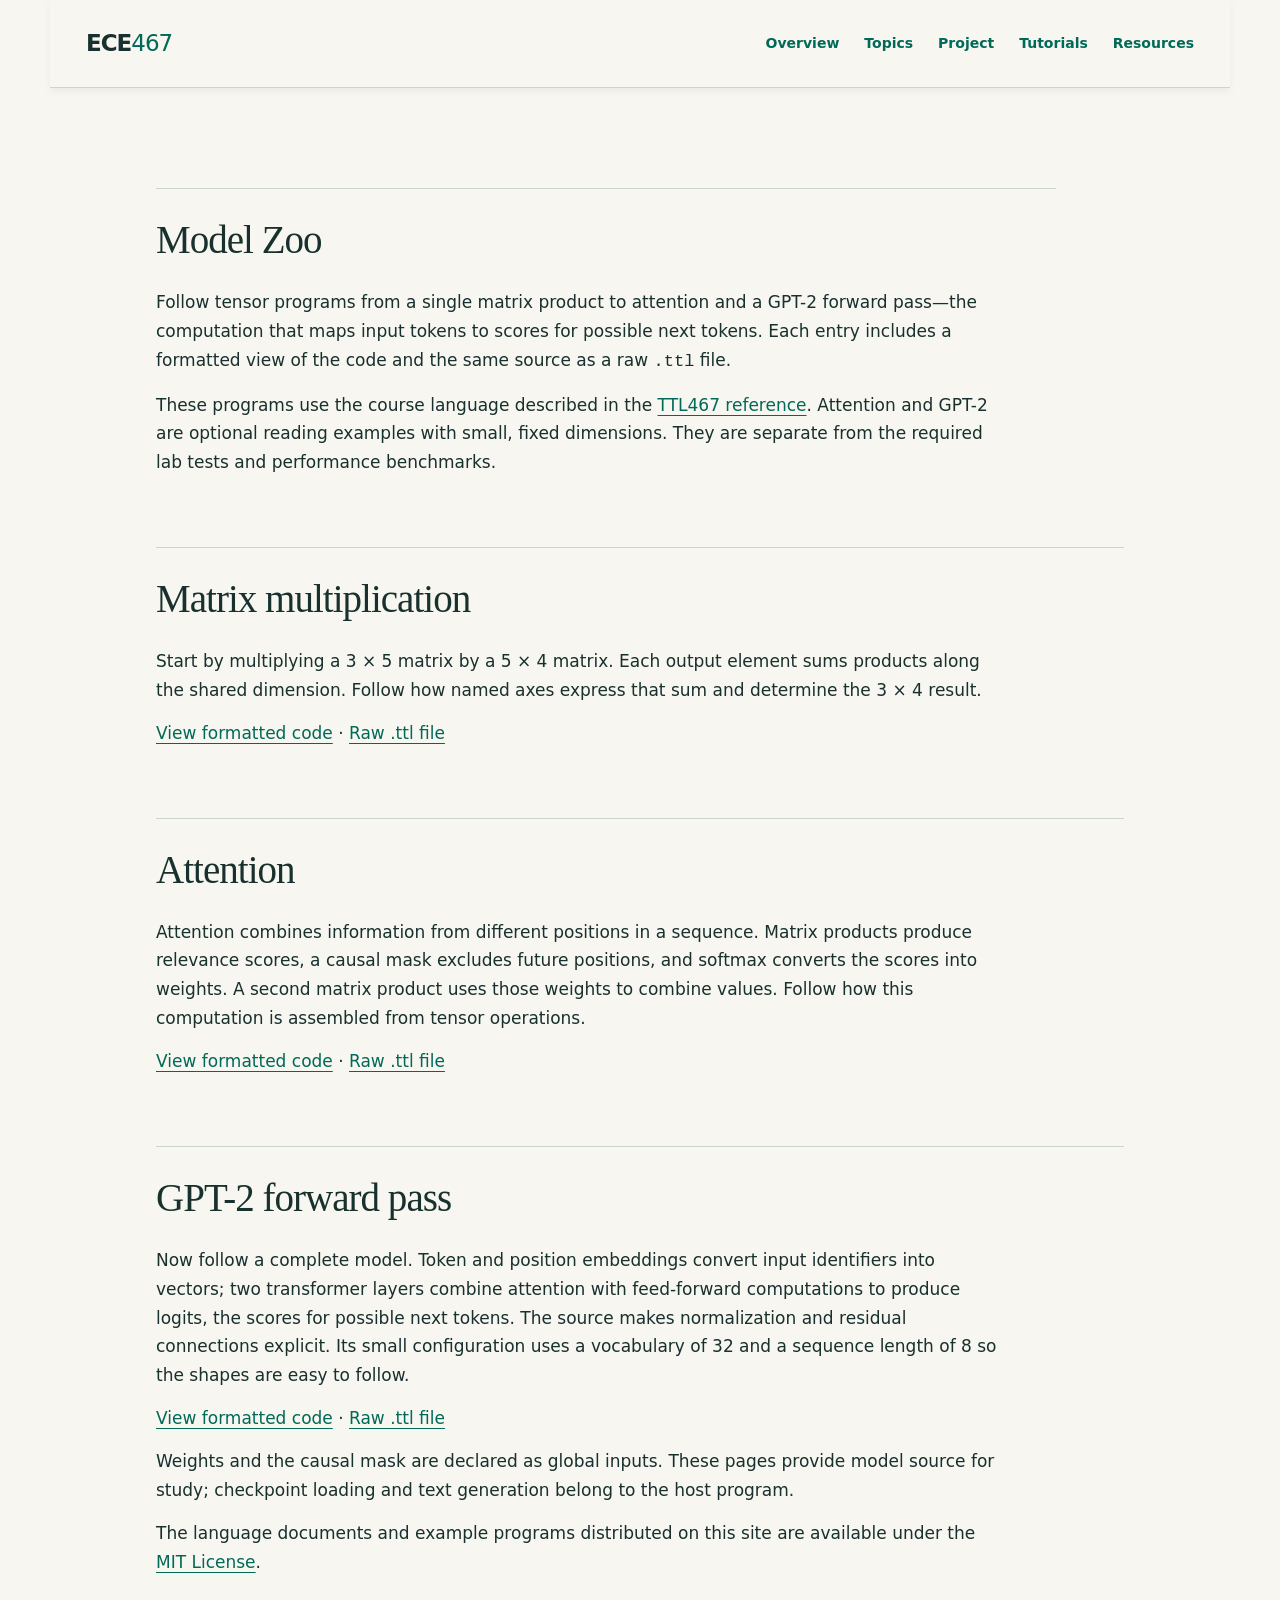
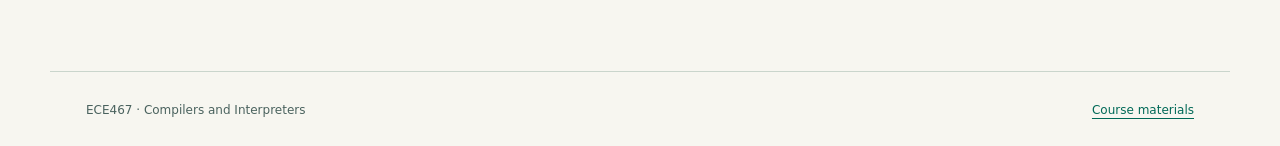
<file: model-zoo.html>
<!doctype html>
<html lang="en"><head><meta charset="utf-8"><meta name="viewport" content="width=device-width, initial-scale=1">
<title>Model
Zoo — ECE467</title><link rel="stylesheet" href="style.css"></head>
<body><a class="skip" href="#main">Skip to content</a>
<nav aria-label="Main navigation"><a class="brand" href="index.html">ECE<span>467</span></a><div><a href="index.html#objectives">Overview</a><a href="index.html#topics">Topics</a><a href="index.html#project">Project</a><a href="index.html#tutorials">Tutorials</a><a href="index.html#resources">Resources</a></div></nav>
<main id="main" class="reference"><h1 id="model-zoo">Model Zoo</h1>
<p>Follow tensor programs from a single matrix product to attention and
a GPT-2 forward pass—the computation that maps input tokens to scores
for possible next tokens. Each entry includes a formatted view of the
code and the same source as a raw <code>.ttl</code> file.</p>
<p>These programs use the course language described in the <a
href="ttl467.html">TTL467 reference</a>. Attention and GPT-2 are
optional reading examples with small, fixed dimensions. They are
separate from the required lab tests and performance benchmarks.</p>
<h2 id="matrix-multiplication">Matrix multiplication</h2>
<p>Start by multiplying a 3 × 5 matrix by a 5 × 4 matrix. Each output
element sums products along the shared dimension. Follow how named axes
express that sum and determine the 3 × 4 result.</p>
<p><a href="gemm.html">View formatted code</a> · <a href="gemm.ttl">Raw
.ttl file</a></p>
<h2 id="attention">Attention</h2>
<p>Attention combines information from different positions in a
sequence. Matrix products produce relevance scores, a causal mask
excludes future positions, and softmax converts the scores into weights.
A second matrix product uses those weights to combine values. Follow how
this computation is assembled from tensor operations.</p>
<p><a href="attention.html">View formatted code</a> · <a
href="attention.ttl">Raw .ttl file</a></p>
<h2 id="gpt-2-forward-pass">GPT-2 forward pass</h2>
<p>Now follow a complete model. Token and position embeddings convert
input identifiers into vectors; two transformer layers combine attention
with feed-forward computations to produce logits, the scores for
possible next tokens. The source makes normalization and residual
connections explicit. Its small configuration uses a vocabulary of 32
and a sequence length of 8 so the shapes are easy to follow.</p>
<p><a href="gpt2-forward.html">View formatted code</a> · <a
href="gpt2-forward.ttl">Raw .ttl file</a></p>
<p>Weights and the causal mask are declared as global inputs. These
pages provide model source for study; checkpoint loading and text
generation belong to the host program.</p>
<p>The language documents and example programs distributed on this site
are available under the <a href="LICENSE.ttl">MIT
License</a>.</p></main>
<footer><span>ECE467 · Compilers and Interpreters</span><a href="index.html#resources">Course materials</a></footer>
</body></html>
</file>
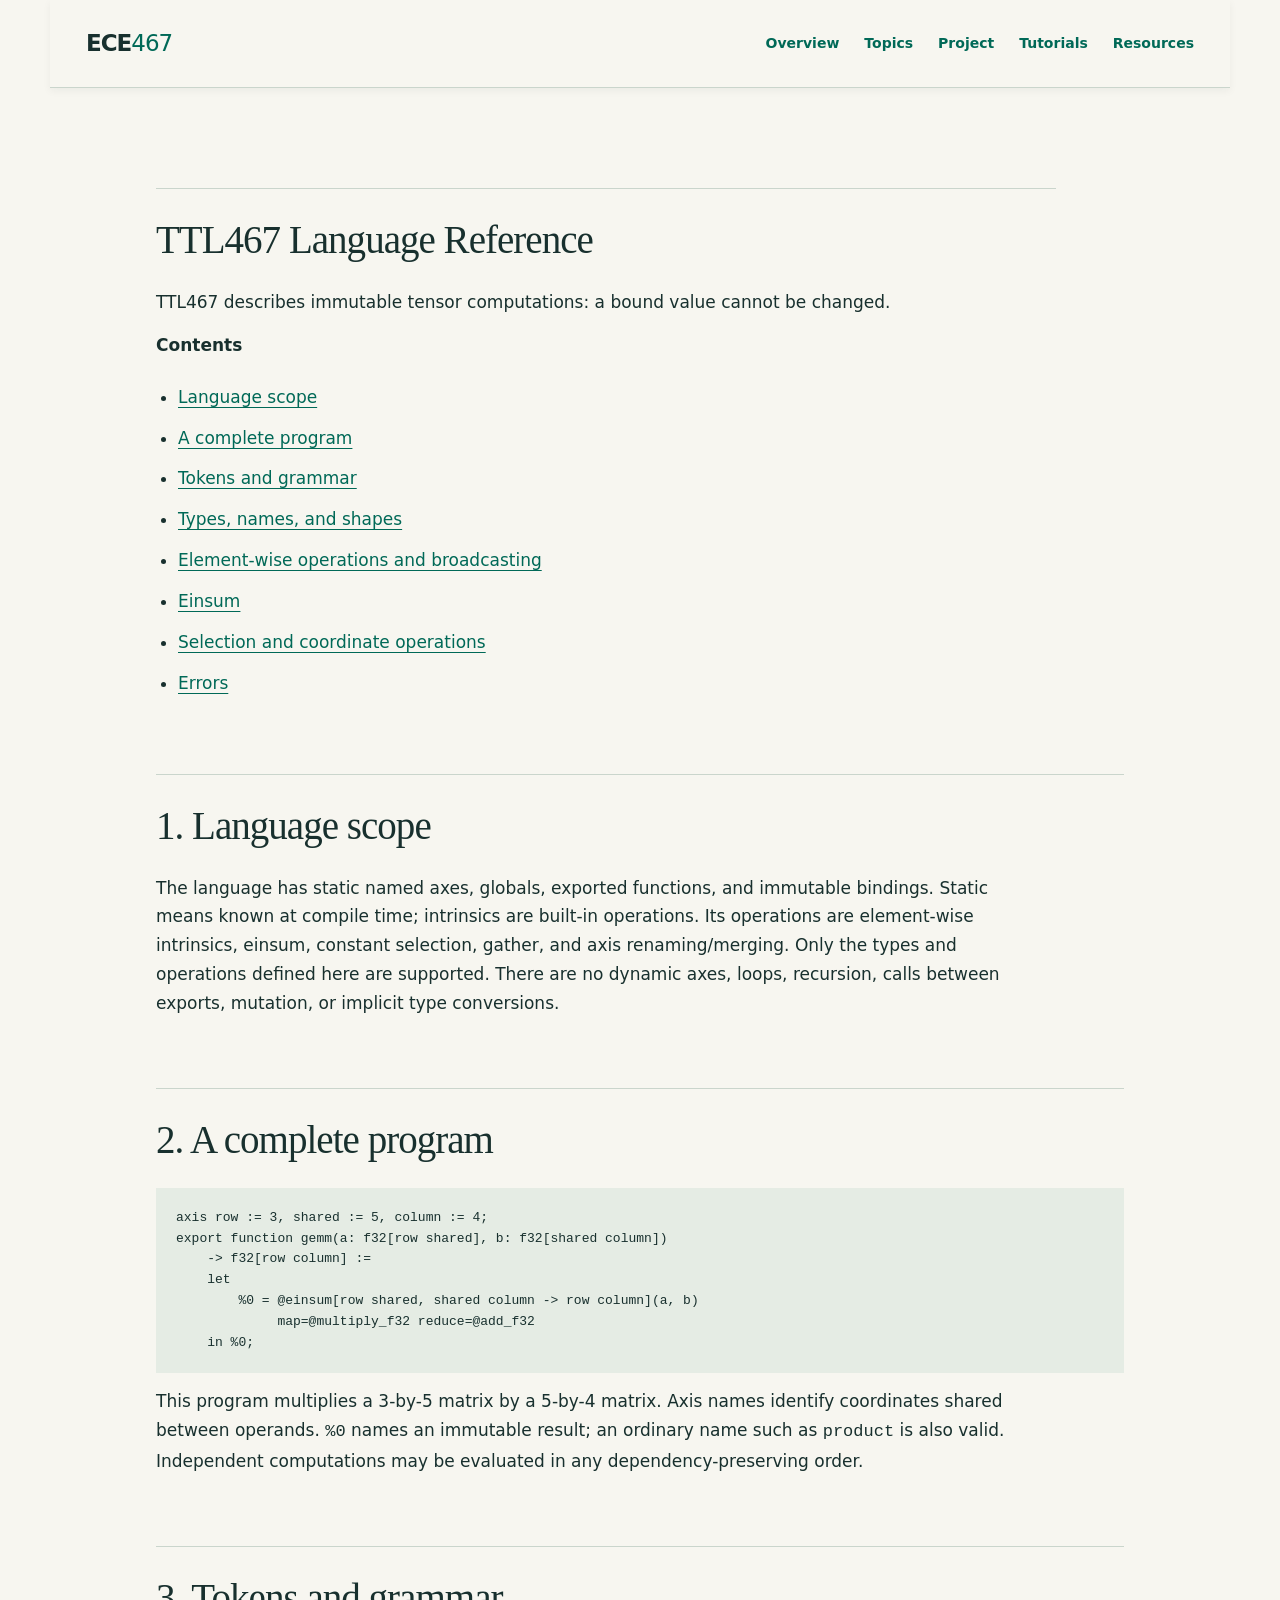
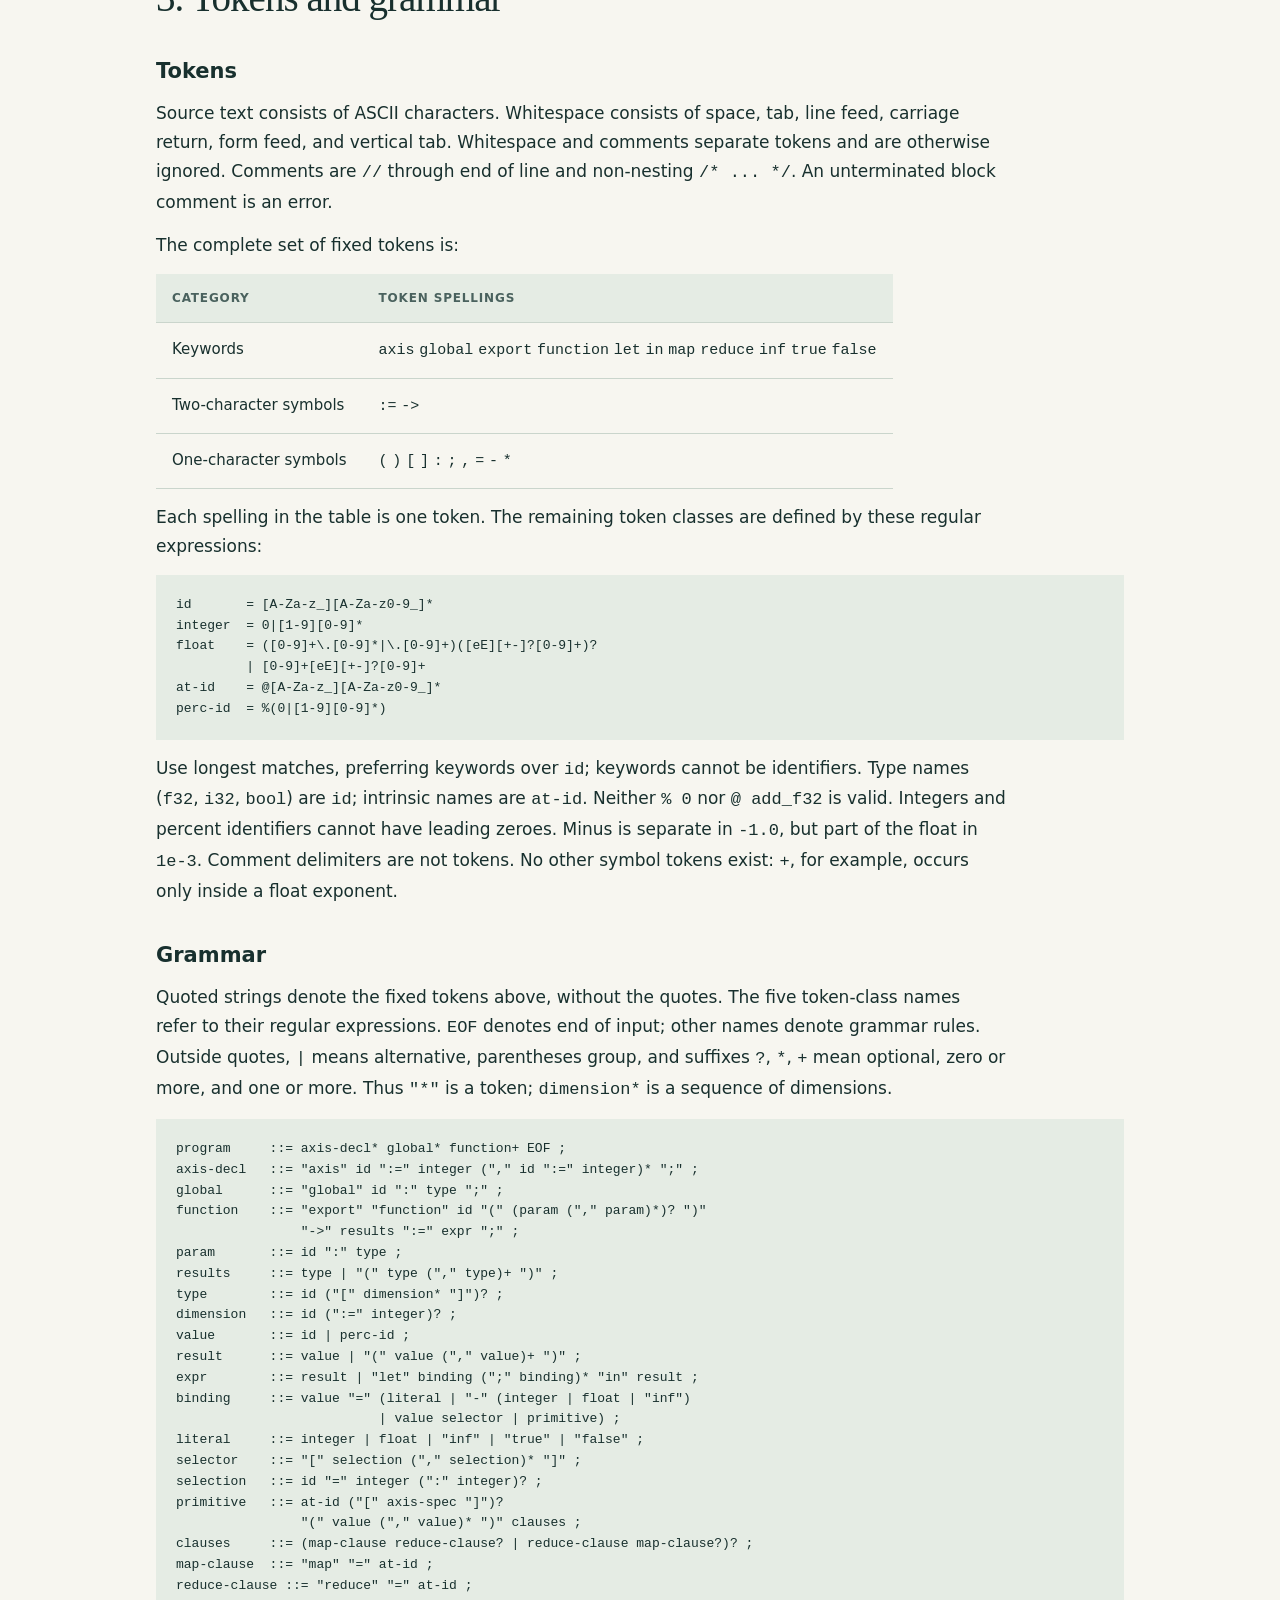
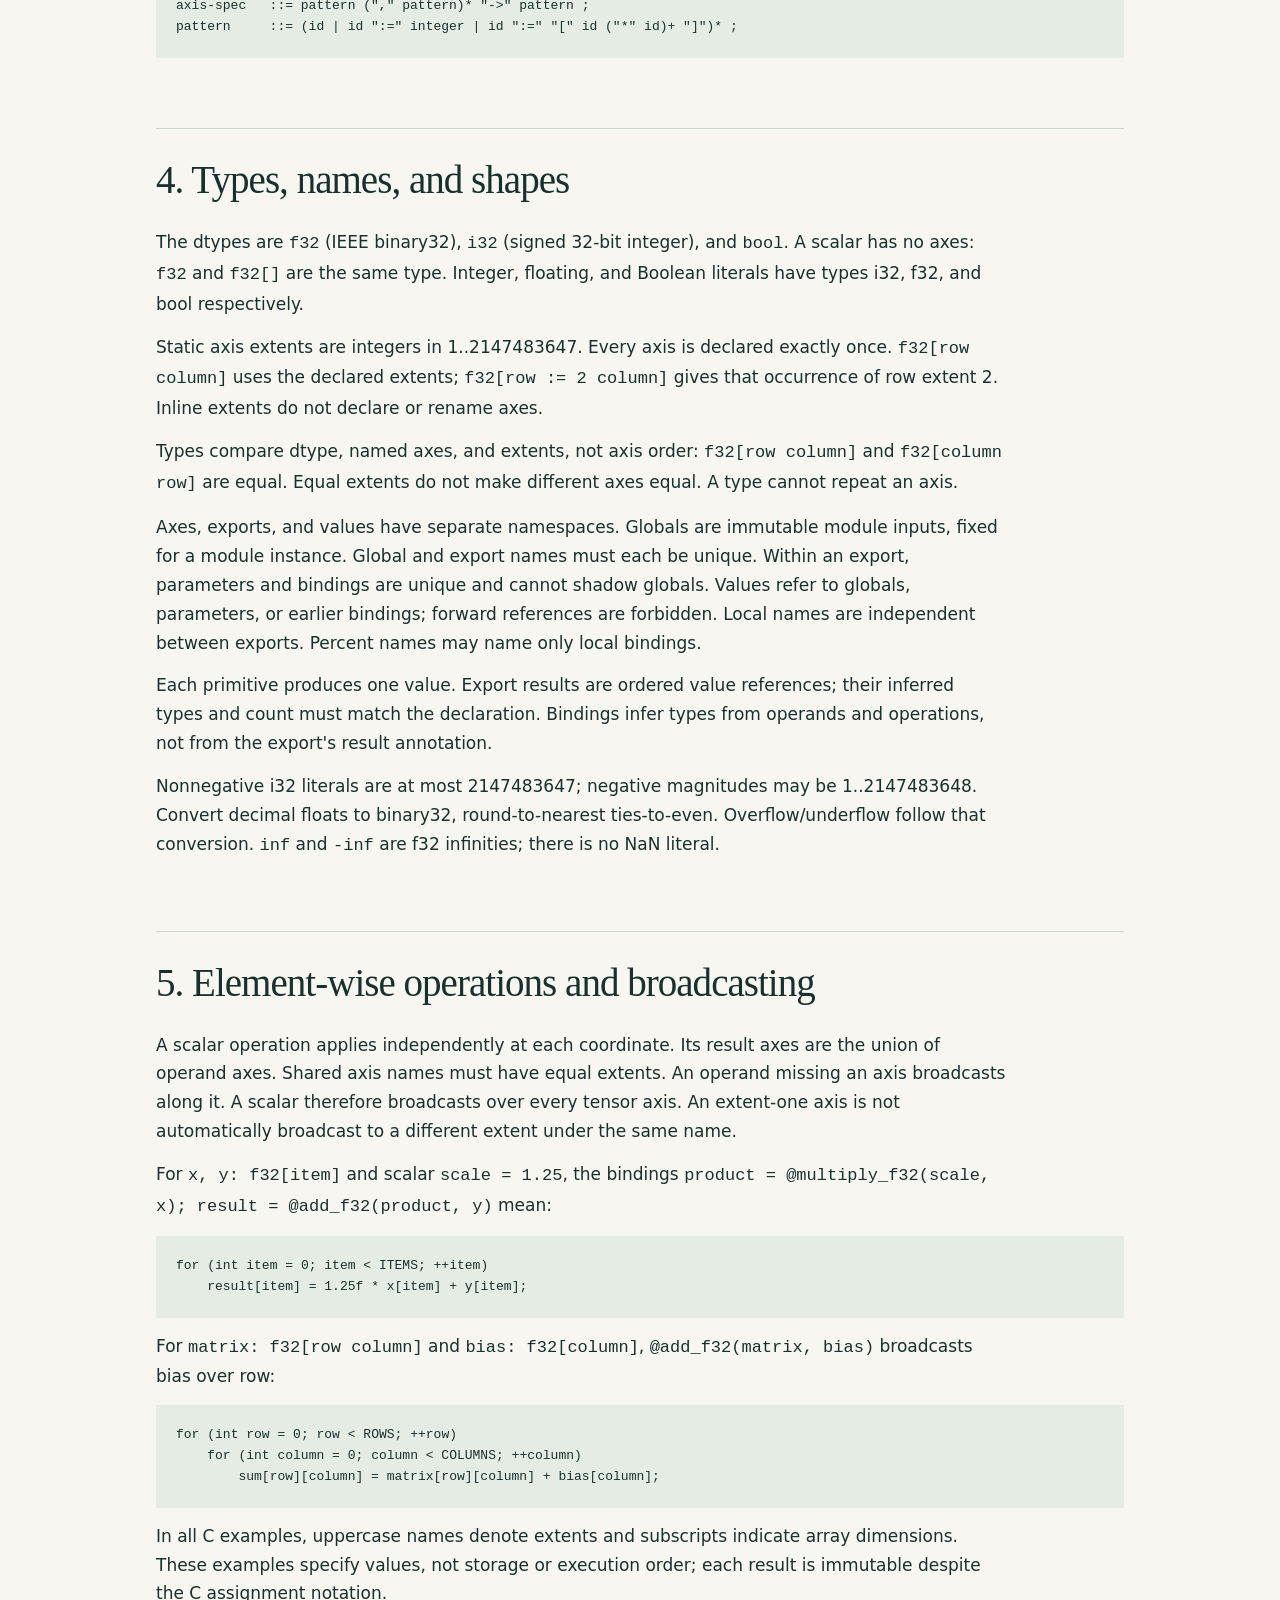
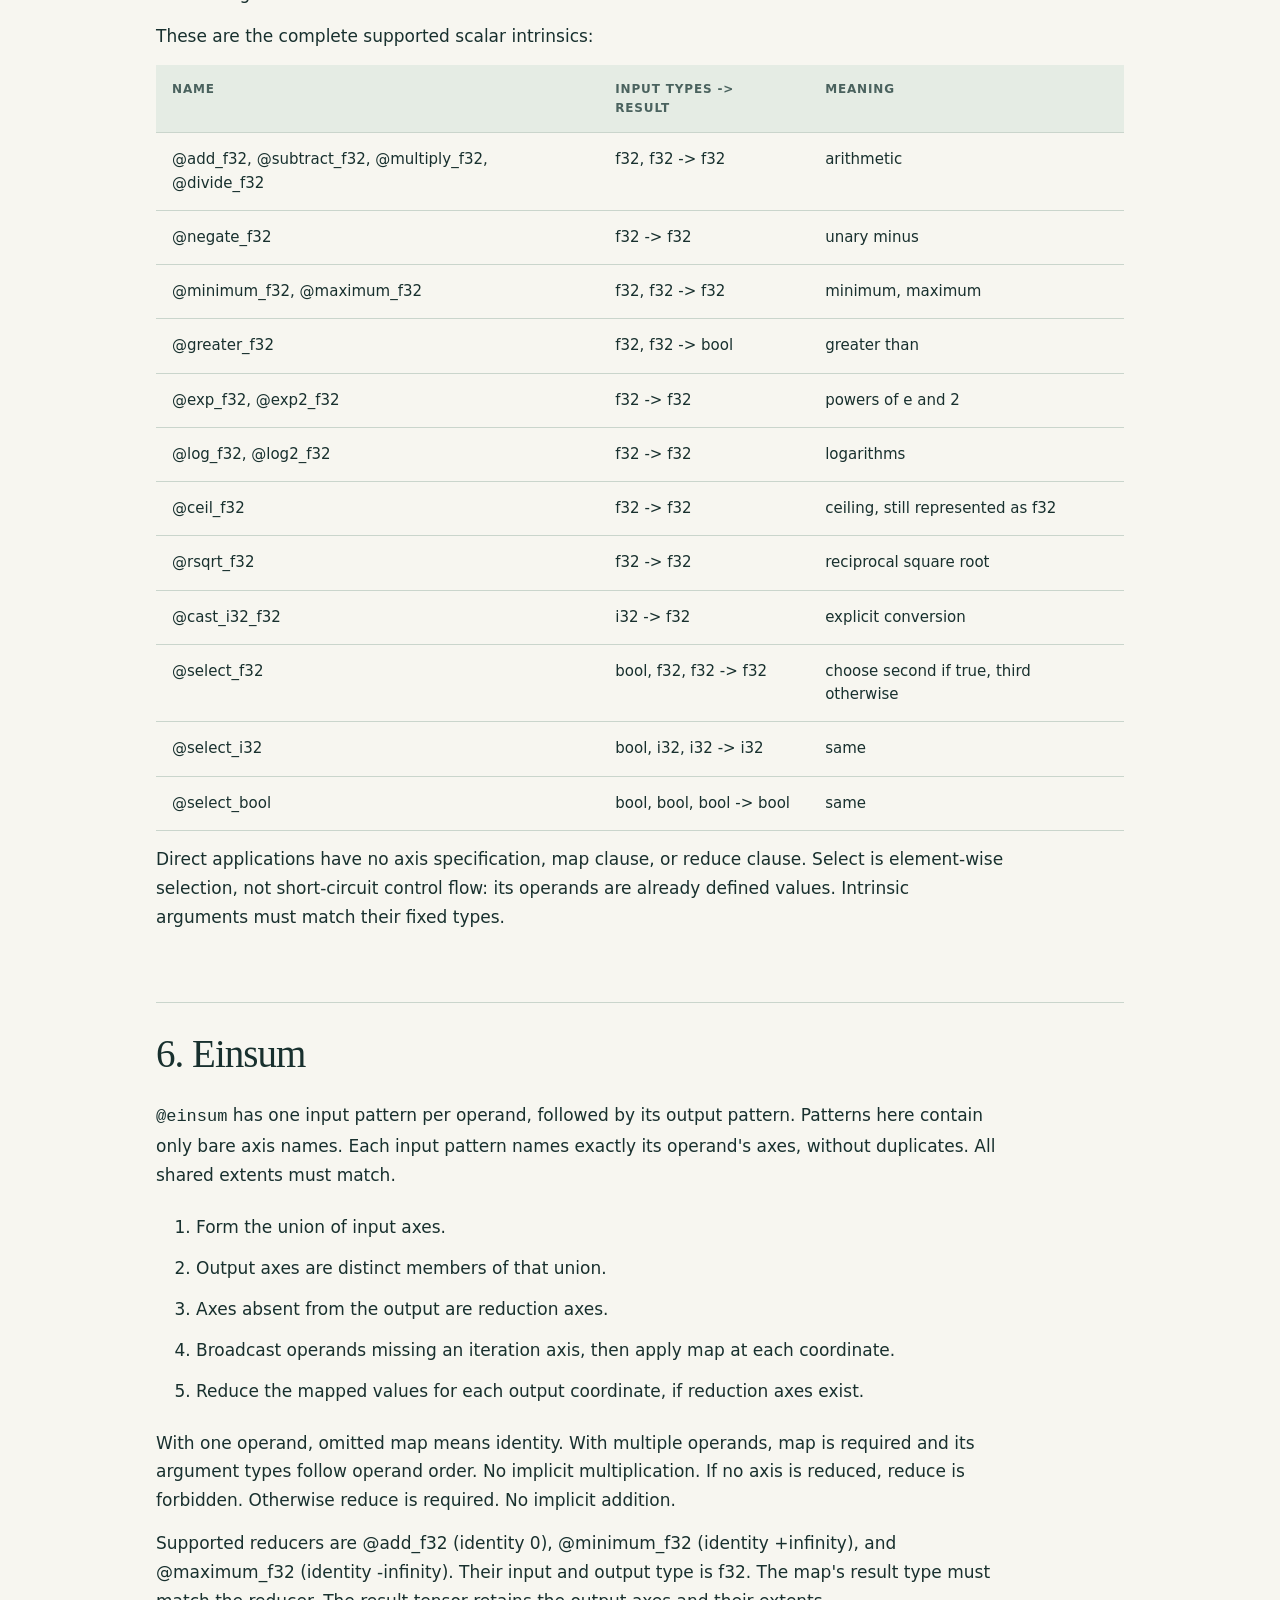
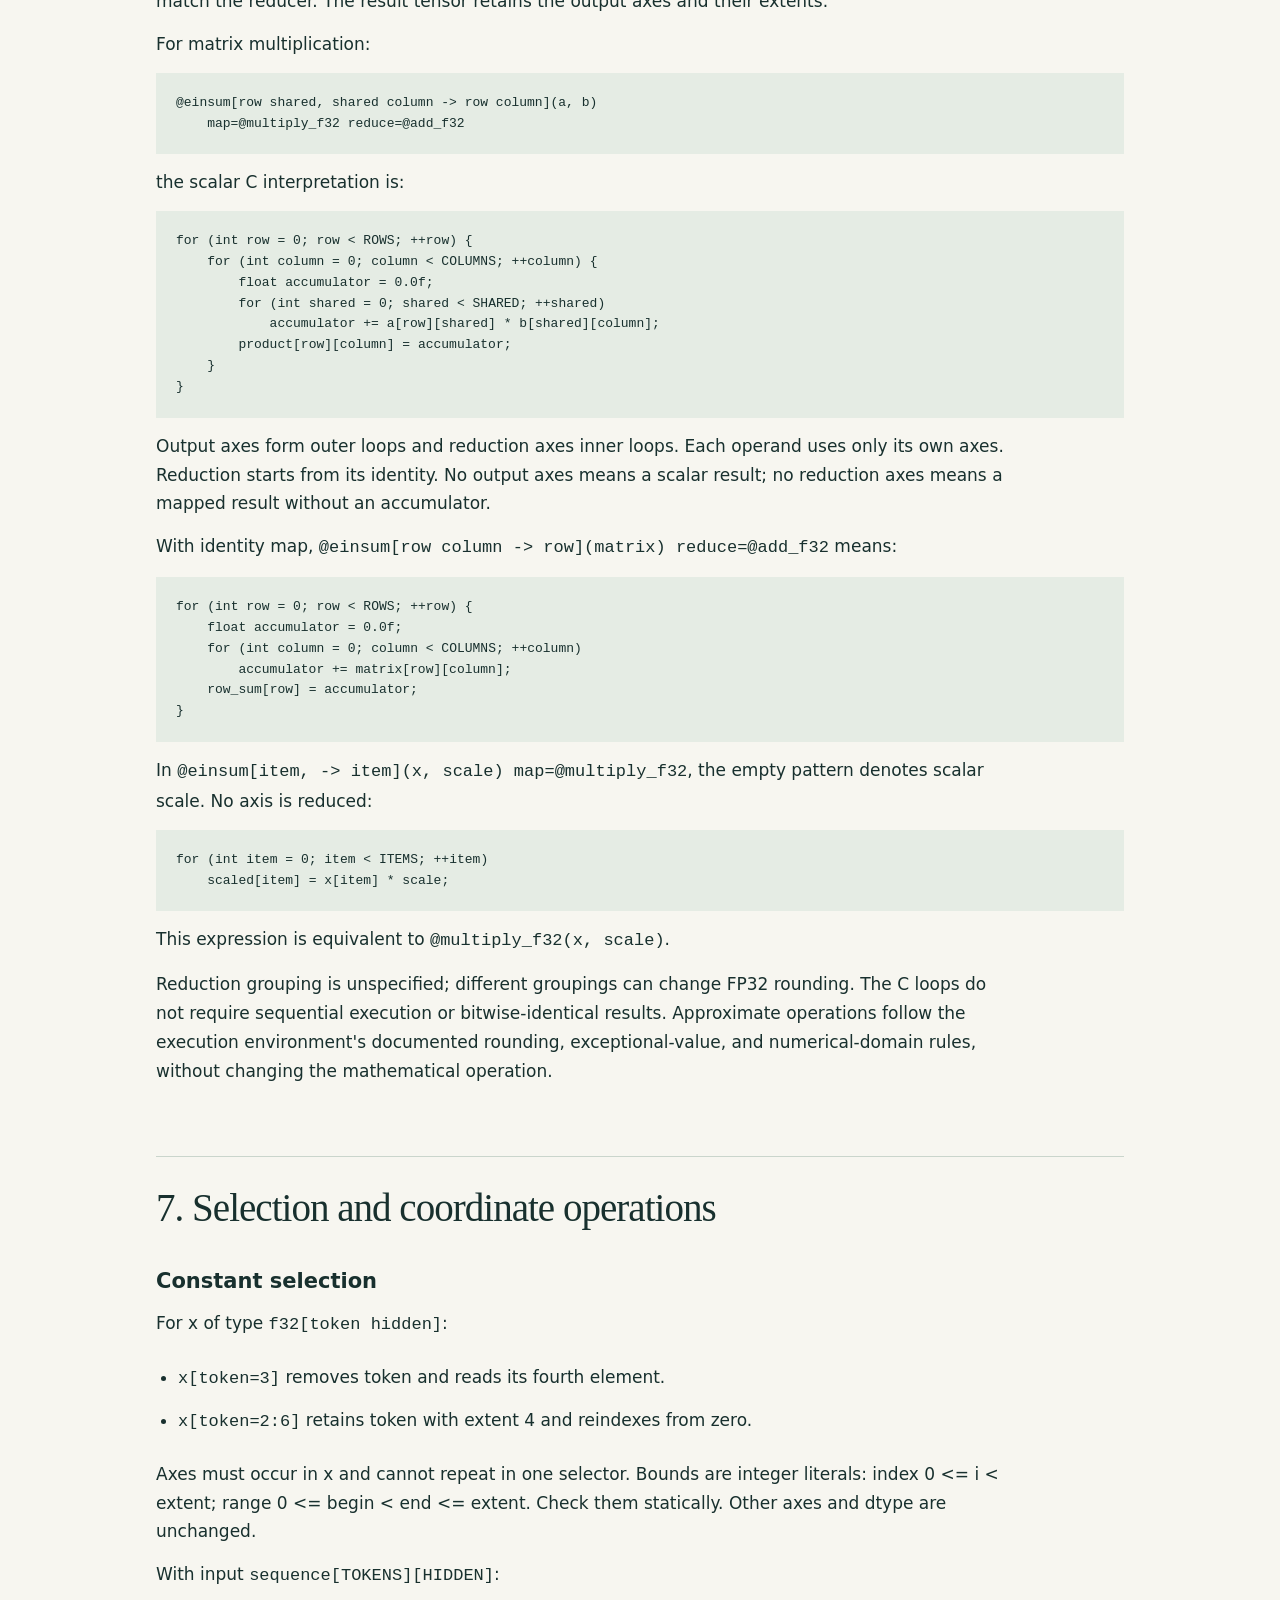
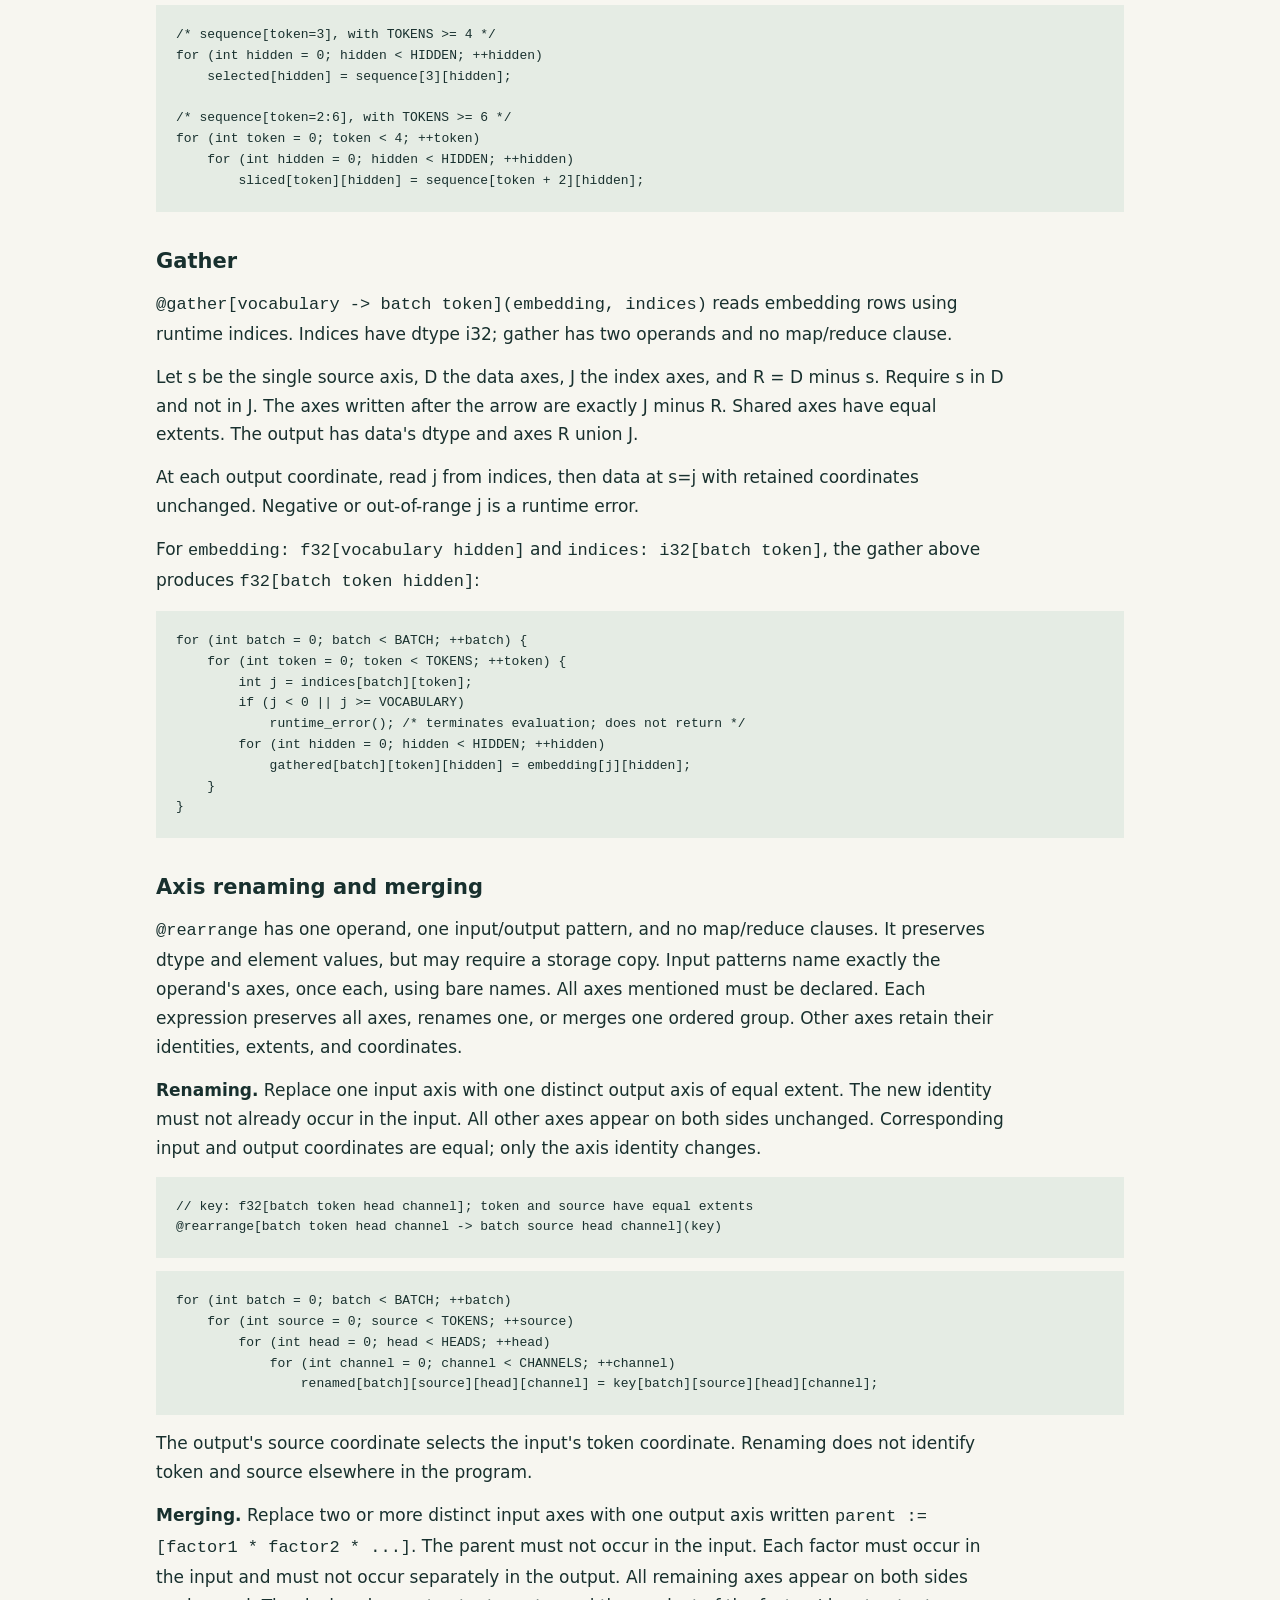
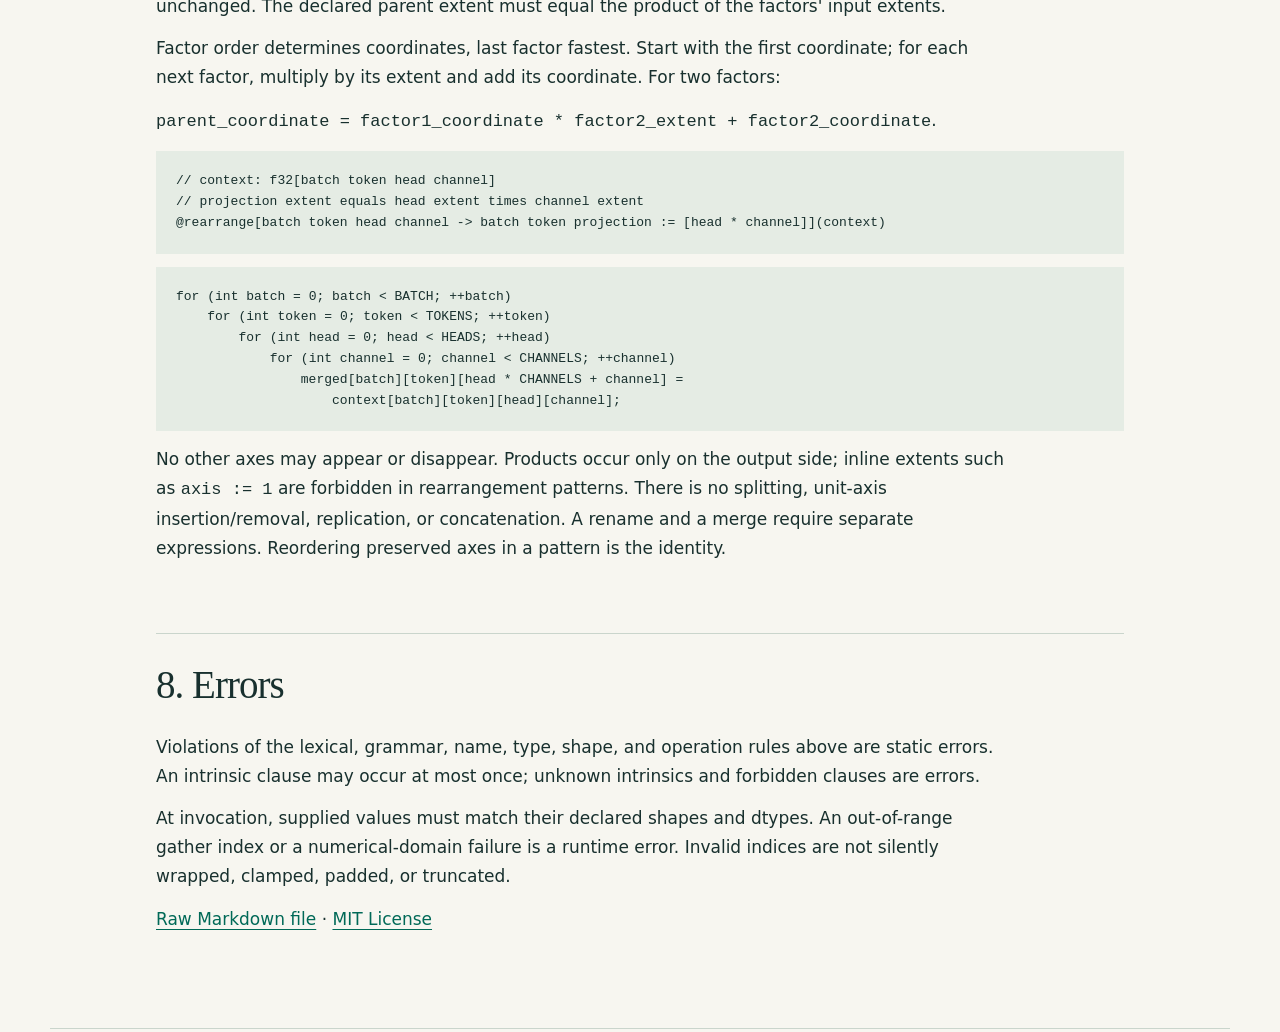
<file: ttl467.html>
<!doctype html>
<html lang="en"><head><meta charset="utf-8"><meta name="viewport" content="width=device-width, initial-scale=1">
<title>TTL467 Language
Reference — ECE467</title><link rel="stylesheet" href="style.css"></head>
<body><a class="skip" href="#main">Skip to content</a>
<nav aria-label="Main navigation"><a class="brand" href="index.html">ECE<span>467</span></a><div><a href="index.html#objectives">Overview</a><a href="index.html#topics">Topics</a><a href="index.html#project">Project</a><a href="index.html#tutorials">Tutorials</a><a href="index.html#resources">Resources</a></div></nav>
<main id="main" class="reference"><h1
id="ttl467-language-reference">TTL467 Language Reference</h1>
<p>TTL467 describes immutable tensor computations: a bound value cannot
be changed.</p>
<p><strong>Contents</strong></p>
<ul>
<li><a href="#1-language-scope">Language scope</a></li>
<li><a href="#2-a-complete-program">A complete program</a></li>
<li><a href="#3-tokens-and-grammar">Tokens and grammar</a></li>
<li><a href="#4-types-names-and-shapes">Types, names, and
shapes</a></li>
<li><a href="#5-element-wise-operations-and-broadcasting">Element-wise
operations and broadcasting</a></li>
<li><a href="#6-einsum">Einsum</a></li>
<li><a href="#7-selection-and-coordinate-operations">Selection and
coordinate operations</a></li>
<li><a href="#8-errors">Errors</a></li>
</ul>
<h2 id="1-language-scope">1. Language scope</h2>
<p>The language has static named axes, globals, exported functions, and
immutable bindings. Static means known at compile time; intrinsics are
built-in operations. Its operations are element-wise intrinsics, einsum,
constant selection, gather, and axis renaming/merging. Only the types
and operations defined here are supported. There are no dynamic axes,
loops, recursion, calls between exports, mutation, or implicit type
conversions.</p>
<h2 id="2-a-complete-program">2. A complete program</h2>
<pre class="ttl"><code>axis row := 3, shared := 5, column := 4;
export function gemm(a: f32[row shared], b: f32[shared column])
    -&gt; f32[row column] :=
    let
        %0 = @einsum[row shared, shared column -&gt; row column](a, b)
             map=@multiply_f32 reduce=@add_f32
    in %0;</code></pre>
<p>This program multiplies a 3-by-5 matrix by a 5-by-4 matrix. Axis
names identify coordinates shared between operands. <code>%0</code>
names an immutable result; an ordinary name such as <code>product</code>
is also valid. Independent computations may be evaluated in any
dependency-preserving order.</p>
<h2 id="3-tokens-and-grammar">3. Tokens and grammar</h2>
<h3 id="tokens">Tokens</h3>
<p>Source text consists of ASCII characters. Whitespace consists of
space, tab, line feed, carriage return, form feed, and vertical tab.
Whitespace and comments separate tokens and are otherwise ignored.
Comments are <code>//</code> through end of line and non-nesting
<code>/* ... */</code>. An unterminated block comment is an error.</p>
<p>The complete set of fixed tokens is:</p>
<table>
<thead>
<tr>
<th>Category</th>
<th>Token spellings</th>
</tr>
</thead>
<tbody>
<tr>
<td>Keywords</td>
<td><code>axis</code> <code>global</code> <code>export</code>
<code>function</code> <code>let</code> <code>in</code> <code>map</code>
<code>reduce</code> <code>inf</code> <code>true</code>
<code>false</code></td>
</tr>
<tr>
<td>Two-character symbols</td>
<td><code>:=</code> <code>-&gt;</code></td>
</tr>
<tr>
<td>One-character symbols</td>
<td><code>(</code> <code>)</code> <code>[</code> <code>]</code>
<code>:</code> <code>;</code> <code>,</code> <code>=</code>
<code>-</code> <code>*</code></td>
</tr>
</tbody>
</table>
<p>Each spelling in the table is one token. The remaining token classes
are defined by these regular expressions:</p>
<pre class="text"><code>id       = [A-Za-z_][A-Za-z0-9_]*
integer  = 0|[1-9][0-9]*
float    = ([0-9]+\.[0-9]*|\.[0-9]+)([eE][+-]?[0-9]+)?
         | [0-9]+[eE][+-]?[0-9]+
at-id    = @[A-Za-z_][A-Za-z0-9_]*
perc-id  = %(0|[1-9][0-9]*)</code></pre>
<p>Use longest matches, preferring keywords over <code>id</code>;
keywords cannot be identifiers. Type names (<code>f32</code>,
<code>i32</code>, <code>bool</code>) are <code>id</code>; intrinsic
names are <code>at-id</code>. Neither <code>% 0</code> nor
<code>@ add_f32</code> is valid. Integers and percent identifiers cannot
have leading zeroes. Minus is separate in <code>-1.0</code>, but part of
the float in <code>1e-3</code>. Comment delimiters are not tokens. No
other symbol tokens exist: <code>+</code>, for example, occurs only
inside a float exponent.</p>
<h3 id="grammar">Grammar</h3>
<p>Quoted strings denote the fixed tokens above, without the quotes. The
five token-class names refer to their regular expressions.
<code>EOF</code> denotes end of input; other names denote grammar rules.
Outside quotes, <code>|</code> means alternative, parentheses group, and
suffixes <code>?</code>, <code>*</code>, <code>+</code> mean optional,
zero or more, and one or more. Thus <code>"*"</code> is a token;
<code>dimension*</code> is a sequence of dimensions.</p>
<pre class="ebnf"><code>program     ::= axis-decl* global* function+ EOF ;
axis-decl   ::= &quot;axis&quot; id &quot;:=&quot; integer (&quot;,&quot; id &quot;:=&quot; integer)* &quot;;&quot; ;
global      ::= &quot;global&quot; id &quot;:&quot; type &quot;;&quot; ;
function    ::= &quot;export&quot; &quot;function&quot; id &quot;(&quot; (param (&quot;,&quot; param)*)? &quot;)&quot;
                &quot;-&gt;&quot; results &quot;:=&quot; expr &quot;;&quot; ;
param       ::= id &quot;:&quot; type ;
results     ::= type | &quot;(&quot; type (&quot;,&quot; type)+ &quot;)&quot; ;
type        ::= id (&quot;[&quot; dimension* &quot;]&quot;)? ;
dimension   ::= id (&quot;:=&quot; integer)? ;
value       ::= id | perc-id ;
result      ::= value | &quot;(&quot; value (&quot;,&quot; value)+ &quot;)&quot; ;
expr        ::= result | &quot;let&quot; binding (&quot;;&quot; binding)* &quot;in&quot; result ;
binding     ::= value &quot;=&quot; (literal | &quot;-&quot; (integer | float | &quot;inf&quot;)
                          | value selector | primitive) ;
literal     ::= integer | float | &quot;inf&quot; | &quot;true&quot; | &quot;false&quot; ;
selector    ::= &quot;[&quot; selection (&quot;,&quot; selection)* &quot;]&quot; ;
selection   ::= id &quot;=&quot; integer (&quot;:&quot; integer)? ;
primitive   ::= at-id (&quot;[&quot; axis-spec &quot;]&quot;)?
                &quot;(&quot; value (&quot;,&quot; value)* &quot;)&quot; clauses ;
clauses     ::= (map-clause reduce-clause? | reduce-clause map-clause?)? ;
map-clause  ::= &quot;map&quot; &quot;=&quot; at-id ;
reduce-clause ::= &quot;reduce&quot; &quot;=&quot; at-id ;
axis-spec   ::= pattern (&quot;,&quot; pattern)* &quot;-&gt;&quot; pattern ;
pattern     ::= (id | id &quot;:=&quot; integer | id &quot;:=&quot; &quot;[&quot; id (&quot;*&quot; id)+ &quot;]&quot;)* ;</code></pre>
<h2 id="4-types-names-and-shapes">4. Types, names, and shapes</h2>
<p>The dtypes are <code>f32</code> (IEEE binary32), <code>i32</code>
(signed 32-bit integer), and <code>bool</code>. A scalar has no axes:
<code>f32</code> and <code>f32[]</code> are the same type. Integer,
floating, and Boolean literals have types i32, f32, and bool
respectively.</p>
<p>Static axis extents are integers in 1..2147483647. Every axis is
declared exactly once. <code>f32[row column]</code> uses the declared
extents; <code>f32[row := 2 column]</code> gives that occurrence of row
extent 2. Inline extents do not declare or rename axes.</p>
<p>Types compare dtype, named axes, and extents, not axis order:
<code>f32[row column]</code> and <code>f32[column row]</code> are equal.
Equal extents do not make different axes equal. A type cannot repeat an
axis.</p>
<p>Axes, exports, and values have separate namespaces. Globals are
immutable module inputs, fixed for a module instance. Global and export
names must each be unique. Within an export, parameters and bindings are
unique and cannot shadow globals. Values refer to globals, parameters,
or earlier bindings; forward references are forbidden. Local names are
independent between exports. Percent names may name only local
bindings.</p>
<p>Each primitive produces one value. Export results are ordered value
references; their inferred types and count must match the declaration.
Bindings infer types from operands and operations, not from the export's
result annotation.</p>
<p>Nonnegative i32 literals are at most 2147483647; negative magnitudes
may be 1..2147483648. Convert decimal floats to binary32,
round-to-nearest ties-to-even. Overflow/underflow follow that
conversion. <code>inf</code> and <code>-inf</code> are f32 infinities;
there is no NaN literal.</p>
<h2 id="5-element-wise-operations-and-broadcasting">5. Element-wise
operations and broadcasting</h2>
<p>A scalar operation applies independently at each coordinate. Its
result axes are the union of operand axes. Shared axis names must have
equal extents. An operand missing an axis broadcasts along it. A scalar
therefore broadcasts over every tensor axis. An extent-one axis is not
automatically broadcast to a different extent under the same name.</p>
<p>For <code>x, y: f32[item]</code> and scalar
<code>scale = 1.25</code>, the bindings
<code>product = @multiply_f32(scale, x); result = @add_f32(product, y)</code>
mean:</p>
<div class="sourceCode" id="cb4"><pre class="sourceCode c"><code class="sourceCode c"><span id="cb4-1"><a href="#cb4-1" aria-hidden="true" tabindex="-1"></a><span class="cf">for</span> <span class="op">(</span><span class="dt">int</span> item <span class="op">=</span> <span class="dv">0</span><span class="op">;</span> item <span class="op">&lt;</span> ITEMS<span class="op">;</span> <span class="op">++</span>item<span class="op">)</span></span>
<span id="cb4-2"><a href="#cb4-2" aria-hidden="true" tabindex="-1"></a>    result<span class="op">[</span>item<span class="op">]</span> <span class="op">=</span> <span class="fl">1.25</span><span class="bu">f</span> <span class="op">*</span> x<span class="op">[</span>item<span class="op">]</span> <span class="op">+</span> y<span class="op">[</span>item<span class="op">];</span></span></code></pre></div>
<p>For <code>matrix: f32[row column]</code> and
<code>bias: f32[column]</code>, <code>@add_f32(matrix, bias)</code>
broadcasts bias over row:</p>
<div class="sourceCode" id="cb5"><pre class="sourceCode c"><code class="sourceCode c"><span id="cb5-1"><a href="#cb5-1" aria-hidden="true" tabindex="-1"></a><span class="cf">for</span> <span class="op">(</span><span class="dt">int</span> row <span class="op">=</span> <span class="dv">0</span><span class="op">;</span> row <span class="op">&lt;</span> ROWS<span class="op">;</span> <span class="op">++</span>row<span class="op">)</span></span>
<span id="cb5-2"><a href="#cb5-2" aria-hidden="true" tabindex="-1"></a>    <span class="cf">for</span> <span class="op">(</span><span class="dt">int</span> column <span class="op">=</span> <span class="dv">0</span><span class="op">;</span> column <span class="op">&lt;</span> COLUMNS<span class="op">;</span> <span class="op">++</span>column<span class="op">)</span></span>
<span id="cb5-3"><a href="#cb5-3" aria-hidden="true" tabindex="-1"></a>        sum<span class="op">[</span>row<span class="op">][</span>column<span class="op">]</span> <span class="op">=</span> matrix<span class="op">[</span>row<span class="op">][</span>column<span class="op">]</span> <span class="op">+</span> bias<span class="op">[</span>column<span class="op">];</span></span></code></pre></div>
<p>In all C examples, uppercase names denote extents and subscripts
indicate array dimensions. These examples specify values, not storage or
execution order; each result is immutable despite the C assignment
notation.</p>
<p>These are the complete supported scalar intrinsics:</p>
<table>
<thead>
<tr>
<th>Name</th>
<th>Input types -&gt; result</th>
<th>Meaning</th>
</tr>
</thead>
<tbody>
<tr>
<td>@add_f32, @subtract_f32, @multiply_f32, @divide_f32</td>
<td>f32, f32 -&gt; f32</td>
<td>arithmetic</td>
</tr>
<tr>
<td>@negate_f32</td>
<td>f32 -&gt; f32</td>
<td>unary minus</td>
</tr>
<tr>
<td>@minimum_f32, @maximum_f32</td>
<td>f32, f32 -&gt; f32</td>
<td>minimum, maximum</td>
</tr>
<tr>
<td>@greater_f32</td>
<td>f32, f32 -&gt; bool</td>
<td>greater than</td>
</tr>
<tr>
<td>@exp_f32, @exp2_f32</td>
<td>f32 -&gt; f32</td>
<td>powers of e and 2</td>
</tr>
<tr>
<td>@log_f32, @log2_f32</td>
<td>f32 -&gt; f32</td>
<td>logarithms</td>
</tr>
<tr>
<td>@ceil_f32</td>
<td>f32 -&gt; f32</td>
<td>ceiling, still represented as f32</td>
</tr>
<tr>
<td>@rsqrt_f32</td>
<td>f32 -&gt; f32</td>
<td>reciprocal square root</td>
</tr>
<tr>
<td>@cast_i32_f32</td>
<td>i32 -&gt; f32</td>
<td>explicit conversion</td>
</tr>
<tr>
<td>@select_f32</td>
<td>bool, f32, f32 -&gt; f32</td>
<td>choose second if true, third otherwise</td>
</tr>
<tr>
<td>@select_i32</td>
<td>bool, i32, i32 -&gt; i32</td>
<td>same</td>
</tr>
<tr>
<td>@select_bool</td>
<td>bool, bool, bool -&gt; bool</td>
<td>same</td>
</tr>
</tbody>
</table>
<p>Direct applications have no axis specification, map clause, or reduce
clause. Select is element-wise selection, not short-circuit control
flow: its operands are already defined values. Intrinsic arguments must
match their fixed types.</p>
<h2 id="6-einsum">6. Einsum</h2>
<p><code>@einsum</code> has one input pattern per operand, followed by
its output pattern. Patterns here contain only bare axis names. Each
input pattern names exactly its operand's axes, without duplicates. All
shared extents must match.</p>
<ol type="1">
<li>Form the union of input axes.</li>
<li>Output axes are distinct members of that union.</li>
<li>Axes absent from the output are reduction axes.</li>
<li>Broadcast operands missing an iteration axis, then apply map at each
coordinate.</li>
<li>Reduce the mapped values for each output coordinate, if reduction
axes exist.</li>
</ol>
<p>With one operand, omitted map means identity. With multiple operands,
map is required and its argument types follow operand order. No implicit
multiplication. If no axis is reduced, reduce is forbidden. Otherwise
reduce is required. No implicit addition.</p>
<p>Supported reducers are @add_f32 (identity 0), @minimum_f32 (identity
+infinity), and @maximum_f32 (identity -infinity). Their input and
output type is f32. The map's result type must match the reducer. The
result tensor retains the output axes and their extents.</p>
<p>For matrix multiplication:</p>
<pre class="ttl"><code>@einsum[row shared, shared column -&gt; row column](a, b)
    map=@multiply_f32 reduce=@add_f32</code></pre>
<p>the scalar C interpretation is:</p>
<div class="sourceCode" id="cb7"><pre class="sourceCode c"><code class="sourceCode c"><span id="cb7-1"><a href="#cb7-1" aria-hidden="true" tabindex="-1"></a><span class="cf">for</span> <span class="op">(</span><span class="dt">int</span> row <span class="op">=</span> <span class="dv">0</span><span class="op">;</span> row <span class="op">&lt;</span> ROWS<span class="op">;</span> <span class="op">++</span>row<span class="op">)</span> <span class="op">{</span></span>
<span id="cb7-2"><a href="#cb7-2" aria-hidden="true" tabindex="-1"></a>    <span class="cf">for</span> <span class="op">(</span><span class="dt">int</span> column <span class="op">=</span> <span class="dv">0</span><span class="op">;</span> column <span class="op">&lt;</span> COLUMNS<span class="op">;</span> <span class="op">++</span>column<span class="op">)</span> <span class="op">{</span></span>
<span id="cb7-3"><a href="#cb7-3" aria-hidden="true" tabindex="-1"></a>        <span class="dt">float</span> accumulator <span class="op">=</span> <span class="fl">0.0</span><span class="bu">f</span><span class="op">;</span></span>
<span id="cb7-4"><a href="#cb7-4" aria-hidden="true" tabindex="-1"></a>        <span class="cf">for</span> <span class="op">(</span><span class="dt">int</span> shared <span class="op">=</span> <span class="dv">0</span><span class="op">;</span> shared <span class="op">&lt;</span> SHARED<span class="op">;</span> <span class="op">++</span>shared<span class="op">)</span></span>
<span id="cb7-5"><a href="#cb7-5" aria-hidden="true" tabindex="-1"></a>            accumulator <span class="op">+=</span> a<span class="op">[</span>row<span class="op">][</span>shared<span class="op">]</span> <span class="op">*</span> b<span class="op">[</span>shared<span class="op">][</span>column<span class="op">];</span></span>
<span id="cb7-6"><a href="#cb7-6" aria-hidden="true" tabindex="-1"></a>        product<span class="op">[</span>row<span class="op">][</span>column<span class="op">]</span> <span class="op">=</span> accumulator<span class="op">;</span></span>
<span id="cb7-7"><a href="#cb7-7" aria-hidden="true" tabindex="-1"></a>    <span class="op">}</span></span>
<span id="cb7-8"><a href="#cb7-8" aria-hidden="true" tabindex="-1"></a><span class="op">}</span></span></code></pre></div>
<p>Output axes form outer loops and reduction axes inner loops. Each
operand uses only its own axes. Reduction starts from its identity. No
output axes means a scalar result; no reduction axes means a mapped
result without an accumulator.</p>
<p>With identity map,
<code>@einsum[row column -&gt; row](matrix) reduce=@add_f32</code>
means:</p>
<div class="sourceCode" id="cb8"><pre class="sourceCode c"><code class="sourceCode c"><span id="cb8-1"><a href="#cb8-1" aria-hidden="true" tabindex="-1"></a><span class="cf">for</span> <span class="op">(</span><span class="dt">int</span> row <span class="op">=</span> <span class="dv">0</span><span class="op">;</span> row <span class="op">&lt;</span> ROWS<span class="op">;</span> <span class="op">++</span>row<span class="op">)</span> <span class="op">{</span></span>
<span id="cb8-2"><a href="#cb8-2" aria-hidden="true" tabindex="-1"></a>    <span class="dt">float</span> accumulator <span class="op">=</span> <span class="fl">0.0</span><span class="bu">f</span><span class="op">;</span></span>
<span id="cb8-3"><a href="#cb8-3" aria-hidden="true" tabindex="-1"></a>    <span class="cf">for</span> <span class="op">(</span><span class="dt">int</span> column <span class="op">=</span> <span class="dv">0</span><span class="op">;</span> column <span class="op">&lt;</span> COLUMNS<span class="op">;</span> <span class="op">++</span>column<span class="op">)</span></span>
<span id="cb8-4"><a href="#cb8-4" aria-hidden="true" tabindex="-1"></a>        accumulator <span class="op">+=</span> matrix<span class="op">[</span>row<span class="op">][</span>column<span class="op">];</span></span>
<span id="cb8-5"><a href="#cb8-5" aria-hidden="true" tabindex="-1"></a>    row_sum<span class="op">[</span>row<span class="op">]</span> <span class="op">=</span> accumulator<span class="op">;</span></span>
<span id="cb8-6"><a href="#cb8-6" aria-hidden="true" tabindex="-1"></a><span class="op">}</span></span></code></pre></div>
<p>In
<code>@einsum[item, -&gt; item](x, scale) map=@multiply_f32</code>, the
empty pattern denotes scalar scale. No axis is reduced:</p>
<div class="sourceCode" id="cb9"><pre class="sourceCode c"><code class="sourceCode c"><span id="cb9-1"><a href="#cb9-1" aria-hidden="true" tabindex="-1"></a><span class="cf">for</span> <span class="op">(</span><span class="dt">int</span> item <span class="op">=</span> <span class="dv">0</span><span class="op">;</span> item <span class="op">&lt;</span> ITEMS<span class="op">;</span> <span class="op">++</span>item<span class="op">)</span></span>
<span id="cb9-2"><a href="#cb9-2" aria-hidden="true" tabindex="-1"></a>    scaled<span class="op">[</span>item<span class="op">]</span> <span class="op">=</span> x<span class="op">[</span>item<span class="op">]</span> <span class="op">*</span> scale<span class="op">;</span></span></code></pre></div>
<p>This expression is equivalent to
<code>@multiply_f32(x, scale)</code>.</p>
<p>Reduction grouping is unspecified; different groupings can change
FP32 rounding. The C loops do not require sequential execution or
bitwise-identical results. Approximate operations follow the execution
environment's documented rounding, exceptional-value, and
numerical-domain rules, without changing the mathematical operation.</p>
<h2 id="7-selection-and-coordinate-operations">7. Selection and
coordinate operations</h2>
<h3 id="constant-selection">Constant selection</h3>
<p>For x of type <code>f32[token hidden]</code>:</p>
<ul>
<li><code>x[token=3]</code> removes token and reads its fourth
element.</li>
<li><code>x[token=2:6]</code> retains token with extent 4 and reindexes
from zero.</li>
</ul>
<p>Axes must occur in x and cannot repeat in one selector. Bounds are
integer literals: index 0 &lt;= i &lt; extent; range 0 &lt;= begin &lt;
end &lt;= extent. Check them statically. Other axes and dtype are
unchanged.</p>
<p>With input <code>sequence[TOKENS][HIDDEN]</code>:</p>
<div class="sourceCode" id="cb10"><pre class="sourceCode c"><code class="sourceCode c"><span id="cb10-1"><a href="#cb10-1" aria-hidden="true" tabindex="-1"></a><span class="co">/* sequence[token=3], with TOKENS &gt;= 4 */</span></span>
<span id="cb10-2"><a href="#cb10-2" aria-hidden="true" tabindex="-1"></a><span class="cf">for</span> <span class="op">(</span><span class="dt">int</span> hidden <span class="op">=</span> <span class="dv">0</span><span class="op">;</span> hidden <span class="op">&lt;</span> HIDDEN<span class="op">;</span> <span class="op">++</span>hidden<span class="op">)</span></span>
<span id="cb10-3"><a href="#cb10-3" aria-hidden="true" tabindex="-1"></a>    selected<span class="op">[</span>hidden<span class="op">]</span> <span class="op">=</span> sequence<span class="op">[</span><span class="dv">3</span><span class="op">][</span>hidden<span class="op">];</span></span>
<span id="cb10-4"><a href="#cb10-4" aria-hidden="true" tabindex="-1"></a></span>
<span id="cb10-5"><a href="#cb10-5" aria-hidden="true" tabindex="-1"></a><span class="co">/* sequence[token=2:6], with TOKENS &gt;= 6 */</span></span>
<span id="cb10-6"><a href="#cb10-6" aria-hidden="true" tabindex="-1"></a><span class="cf">for</span> <span class="op">(</span><span class="dt">int</span> token <span class="op">=</span> <span class="dv">0</span><span class="op">;</span> token <span class="op">&lt;</span> <span class="dv">4</span><span class="op">;</span> <span class="op">++</span>token<span class="op">)</span></span>
<span id="cb10-7"><a href="#cb10-7" aria-hidden="true" tabindex="-1"></a>    <span class="cf">for</span> <span class="op">(</span><span class="dt">int</span> hidden <span class="op">=</span> <span class="dv">0</span><span class="op">;</span> hidden <span class="op">&lt;</span> HIDDEN<span class="op">;</span> <span class="op">++</span>hidden<span class="op">)</span></span>
<span id="cb10-8"><a href="#cb10-8" aria-hidden="true" tabindex="-1"></a>        sliced<span class="op">[</span>token<span class="op">][</span>hidden<span class="op">]</span> <span class="op">=</span> sequence<span class="op">[</span>token <span class="op">+</span> <span class="dv">2</span><span class="op">][</span>hidden<span class="op">];</span></span></code></pre></div>
<h3 id="gather">Gather</h3>
<p><code>@gather[vocabulary -&gt; batch token](embedding, indices)</code>
reads embedding rows using runtime indices. Indices have dtype i32;
gather has two operands and no map/reduce clause.</p>
<p>Let s be the single source axis, D the data axes, J the index axes,
and R = D minus s. Require s in D and not in J. The axes written after
the arrow are exactly J minus R. Shared axes have equal extents. The
output has data's dtype and axes R union J.</p>
<p>At each output coordinate, read j from indices, then data at s=j with
retained coordinates unchanged. Negative or out-of-range j is a runtime
error.</p>
<p>For <code>embedding: f32[vocabulary hidden]</code> and
<code>indices: i32[batch token]</code>, the gather above produces
<code>f32[batch token hidden]</code>:</p>
<div class="sourceCode" id="cb11"><pre class="sourceCode c"><code class="sourceCode c"><span id="cb11-1"><a href="#cb11-1" aria-hidden="true" tabindex="-1"></a><span class="cf">for</span> <span class="op">(</span><span class="dt">int</span> batch <span class="op">=</span> <span class="dv">0</span><span class="op">;</span> batch <span class="op">&lt;</span> BATCH<span class="op">;</span> <span class="op">++</span>batch<span class="op">)</span> <span class="op">{</span></span>
<span id="cb11-2"><a href="#cb11-2" aria-hidden="true" tabindex="-1"></a>    <span class="cf">for</span> <span class="op">(</span><span class="dt">int</span> token <span class="op">=</span> <span class="dv">0</span><span class="op">;</span> token <span class="op">&lt;</span> TOKENS<span class="op">;</span> <span class="op">++</span>token<span class="op">)</span> <span class="op">{</span></span>
<span id="cb11-3"><a href="#cb11-3" aria-hidden="true" tabindex="-1"></a>        <span class="dt">int</span> j <span class="op">=</span> indices<span class="op">[</span>batch<span class="op">][</span>token<span class="op">];</span></span>
<span id="cb11-4"><a href="#cb11-4" aria-hidden="true" tabindex="-1"></a>        <span class="cf">if</span> <span class="op">(</span>j <span class="op">&lt;</span> <span class="dv">0</span> <span class="op">||</span> j <span class="op">&gt;=</span> VOCABULARY<span class="op">)</span></span>
<span id="cb11-5"><a href="#cb11-5" aria-hidden="true" tabindex="-1"></a>            runtime_error<span class="op">();</span> <span class="co">/* terminates evaluation; does not return */</span></span>
<span id="cb11-6"><a href="#cb11-6" aria-hidden="true" tabindex="-1"></a>        <span class="cf">for</span> <span class="op">(</span><span class="dt">int</span> hidden <span class="op">=</span> <span class="dv">0</span><span class="op">;</span> hidden <span class="op">&lt;</span> HIDDEN<span class="op">;</span> <span class="op">++</span>hidden<span class="op">)</span></span>
<span id="cb11-7"><a href="#cb11-7" aria-hidden="true" tabindex="-1"></a>            gathered<span class="op">[</span>batch<span class="op">][</span>token<span class="op">][</span>hidden<span class="op">]</span> <span class="op">=</span> embedding<span class="op">[</span>j<span class="op">][</span>hidden<span class="op">];</span></span>
<span id="cb11-8"><a href="#cb11-8" aria-hidden="true" tabindex="-1"></a>    <span class="op">}</span></span>
<span id="cb11-9"><a href="#cb11-9" aria-hidden="true" tabindex="-1"></a><span class="op">}</span></span></code></pre></div>
<h3 id="axis-renaming-and-merging">Axis renaming and merging</h3>
<p><code>@rearrange</code> has one operand, one input/output pattern,
and no map/reduce clauses. It preserves dtype and element values, but
may require a storage copy. Input patterns name exactly the operand's
axes, once each, using bare names. All axes mentioned must be declared.
Each expression preserves all axes, renames one, or merges one ordered
group. Other axes retain their identities, extents, and coordinates.</p>
<p><strong>Renaming.</strong> Replace one input axis with one distinct
output axis of equal extent. The new identity must not already occur in
the input. All other axes appear on both sides unchanged. Corresponding
input and output coordinates are equal; only the axis identity
changes.</p>
<pre class="ttl"><code>// key: f32[batch token head channel]; token and source have equal extents
@rearrange[batch token head channel -&gt; batch source head channel](key)</code></pre>
<div class="sourceCode" id="cb13"><pre class="sourceCode c"><code class="sourceCode c"><span id="cb13-1"><a href="#cb13-1" aria-hidden="true" tabindex="-1"></a><span class="cf">for</span> <span class="op">(</span><span class="dt">int</span> batch <span class="op">=</span> <span class="dv">0</span><span class="op">;</span> batch <span class="op">&lt;</span> BATCH<span class="op">;</span> <span class="op">++</span>batch<span class="op">)</span></span>
<span id="cb13-2"><a href="#cb13-2" aria-hidden="true" tabindex="-1"></a>    <span class="cf">for</span> <span class="op">(</span><span class="dt">int</span> source <span class="op">=</span> <span class="dv">0</span><span class="op">;</span> source <span class="op">&lt;</span> TOKENS<span class="op">;</span> <span class="op">++</span>source<span class="op">)</span></span>
<span id="cb13-3"><a href="#cb13-3" aria-hidden="true" tabindex="-1"></a>        <span class="cf">for</span> <span class="op">(</span><span class="dt">int</span> head <span class="op">=</span> <span class="dv">0</span><span class="op">;</span> head <span class="op">&lt;</span> HEADS<span class="op">;</span> <span class="op">++</span>head<span class="op">)</span></span>
<span id="cb13-4"><a href="#cb13-4" aria-hidden="true" tabindex="-1"></a>            <span class="cf">for</span> <span class="op">(</span><span class="dt">int</span> channel <span class="op">=</span> <span class="dv">0</span><span class="op">;</span> channel <span class="op">&lt;</span> CHANNELS<span class="op">;</span> <span class="op">++</span>channel<span class="op">)</span></span>
<span id="cb13-5"><a href="#cb13-5" aria-hidden="true" tabindex="-1"></a>                renamed<span class="op">[</span>batch<span class="op">][</span>source<span class="op">][</span>head<span class="op">][</span>channel<span class="op">]</span> <span class="op">=</span> key<span class="op">[</span>batch<span class="op">][</span>source<span class="op">][</span>head<span class="op">][</span>channel<span class="op">];</span></span></code></pre></div>
<p>The output's source coordinate selects the input's token coordinate.
Renaming does not identify token and source elsewhere in the
program.</p>
<p><strong>Merging.</strong> Replace two or more distinct input axes
with one output axis written
<code>parent := [factor1 * factor2 * ...]</code>. The parent must not
occur in the input. Each factor must occur in the input and must not
occur separately in the output. All remaining axes appear on both sides
unchanged. The declared parent extent must equal the product of the
factors' input extents.</p>
<p>Factor order determines coordinates, last factor fastest. Start with
the first coordinate; for each next factor, multiply by its extent and
add its coordinate. For two factors:</p>
<p><code>parent_coordinate = factor1_coordinate * factor2_extent + factor2_coordinate</code>.</p>
<pre class="ttl"><code>// context: f32[batch token head channel]
// projection extent equals head extent times channel extent
@rearrange[batch token head channel -&gt; batch token projection := [head * channel]](context)</code></pre>
<div class="sourceCode" id="cb15"><pre class="sourceCode c"><code class="sourceCode c"><span id="cb15-1"><a href="#cb15-1" aria-hidden="true" tabindex="-1"></a><span class="cf">for</span> <span class="op">(</span><span class="dt">int</span> batch <span class="op">=</span> <span class="dv">0</span><span class="op">;</span> batch <span class="op">&lt;</span> BATCH<span class="op">;</span> <span class="op">++</span>batch<span class="op">)</span></span>
<span id="cb15-2"><a href="#cb15-2" aria-hidden="true" tabindex="-1"></a>    <span class="cf">for</span> <span class="op">(</span><span class="dt">int</span> token <span class="op">=</span> <span class="dv">0</span><span class="op">;</span> token <span class="op">&lt;</span> TOKENS<span class="op">;</span> <span class="op">++</span>token<span class="op">)</span></span>
<span id="cb15-3"><a href="#cb15-3" aria-hidden="true" tabindex="-1"></a>        <span class="cf">for</span> <span class="op">(</span><span class="dt">int</span> head <span class="op">=</span> <span class="dv">0</span><span class="op">;</span> head <span class="op">&lt;</span> HEADS<span class="op">;</span> <span class="op">++</span>head<span class="op">)</span></span>
<span id="cb15-4"><a href="#cb15-4" aria-hidden="true" tabindex="-1"></a>            <span class="cf">for</span> <span class="op">(</span><span class="dt">int</span> channel <span class="op">=</span> <span class="dv">0</span><span class="op">;</span> channel <span class="op">&lt;</span> CHANNELS<span class="op">;</span> <span class="op">++</span>channel<span class="op">)</span></span>
<span id="cb15-5"><a href="#cb15-5" aria-hidden="true" tabindex="-1"></a>                merged<span class="op">[</span>batch<span class="op">][</span>token<span class="op">][</span>head <span class="op">*</span> CHANNELS <span class="op">+</span> channel<span class="op">]</span> <span class="op">=</span></span>
<span id="cb15-6"><a href="#cb15-6" aria-hidden="true" tabindex="-1"></a>                    context<span class="op">[</span>batch<span class="op">][</span>token<span class="op">][</span>head<span class="op">][</span>channel<span class="op">];</span></span></code></pre></div>
<p>No other axes may appear or disappear. Products occur only on the
output side; inline extents such as <code>axis := 1</code> are forbidden
in rearrangement patterns. There is no splitting, unit-axis
insertion/removal, replication, or concatenation. A rename and a merge
require separate expressions. Reordering preserved axes in a pattern is
the identity.</p>
<h2 id="8-errors">8. Errors</h2>
<p>Violations of the lexical, grammar, name, type, shape, and operation
rules above are static errors. An intrinsic clause may occur at most
once; unknown intrinsics and forbidden clauses are errors.</p>
<p>At invocation, supplied values must match their declared shapes and
dtypes. An out-of-range gather index or a numerical-domain failure is a
runtime error. Invalid indices are not silently wrapped, clamped,
padded, or truncated.</p>
<p><a href="ttl467.md">Raw Markdown file</a> · <a href="LICENSE.ttl">MIT
License</a></p></main>
<footer><span>ECE467 · Compilers and Interpreters</span><a href="index.html#resources">Course materials</a></footer>
</body></html>
</file>
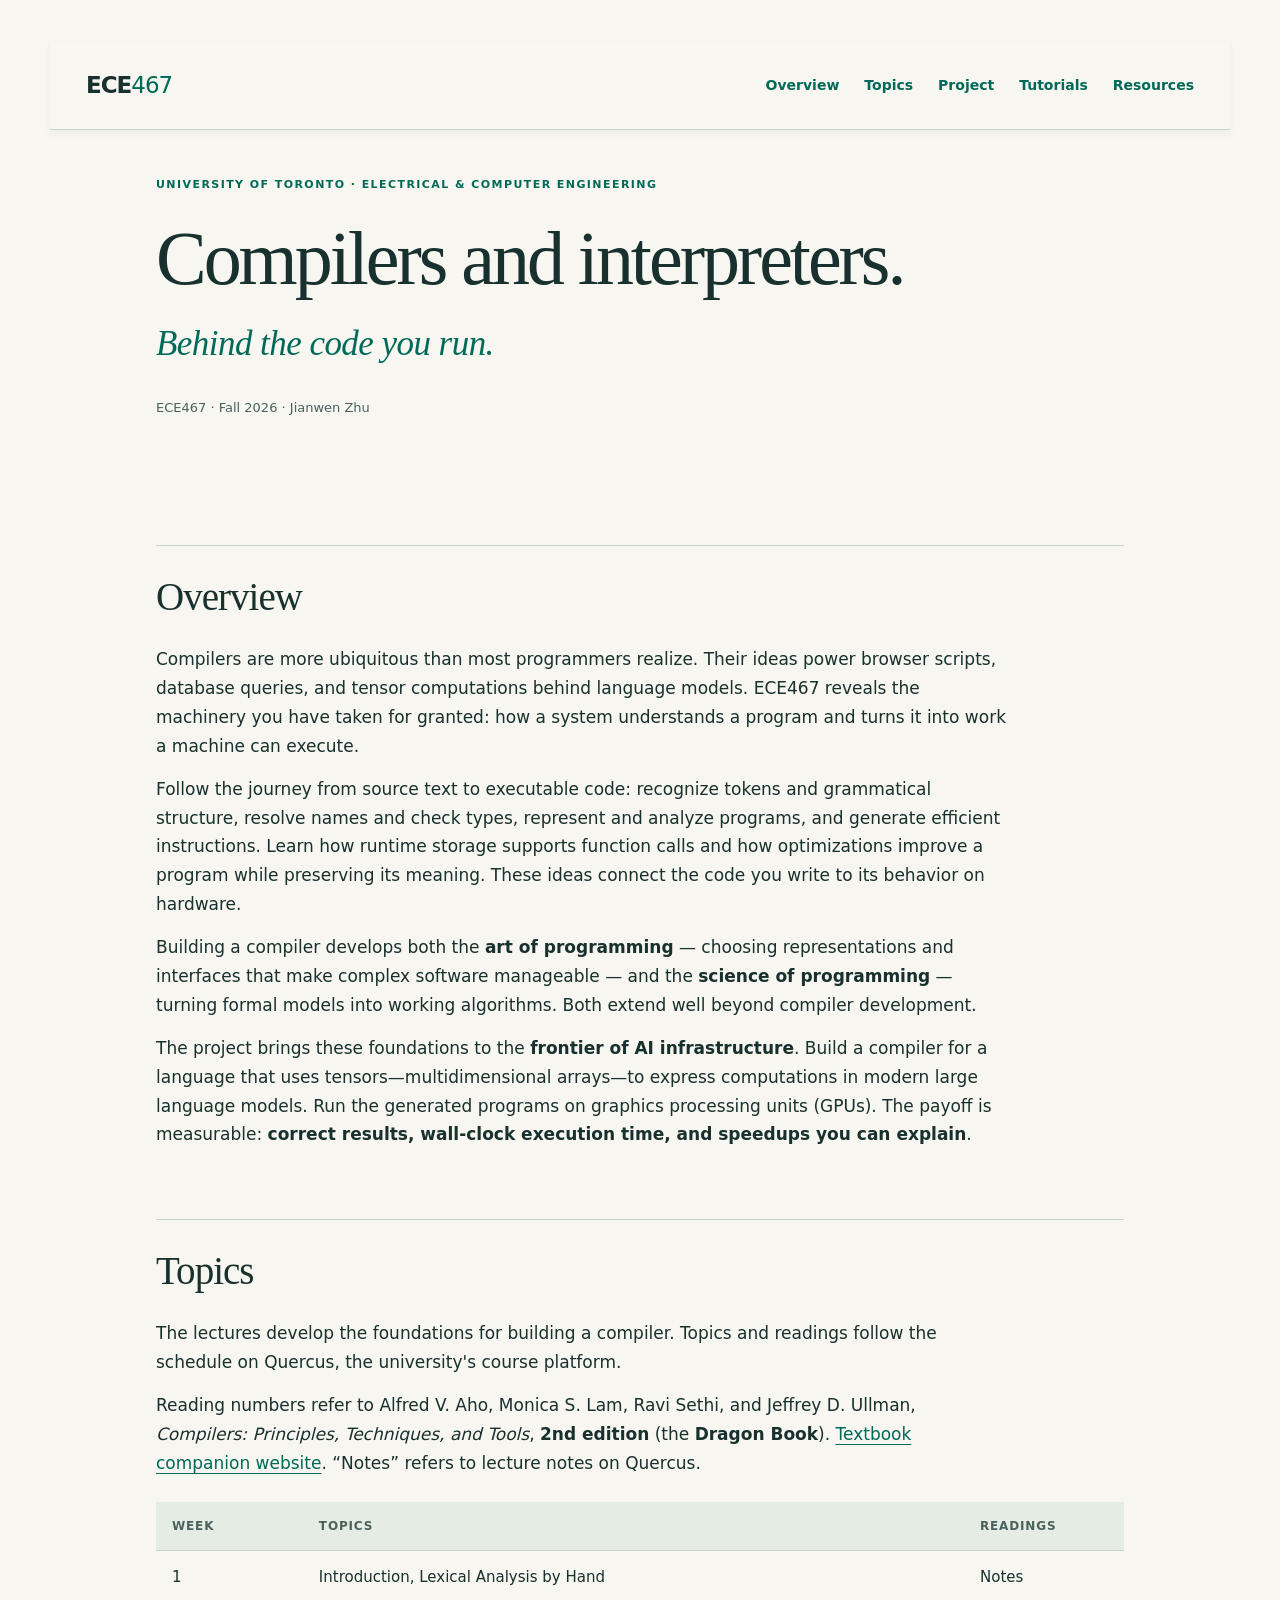
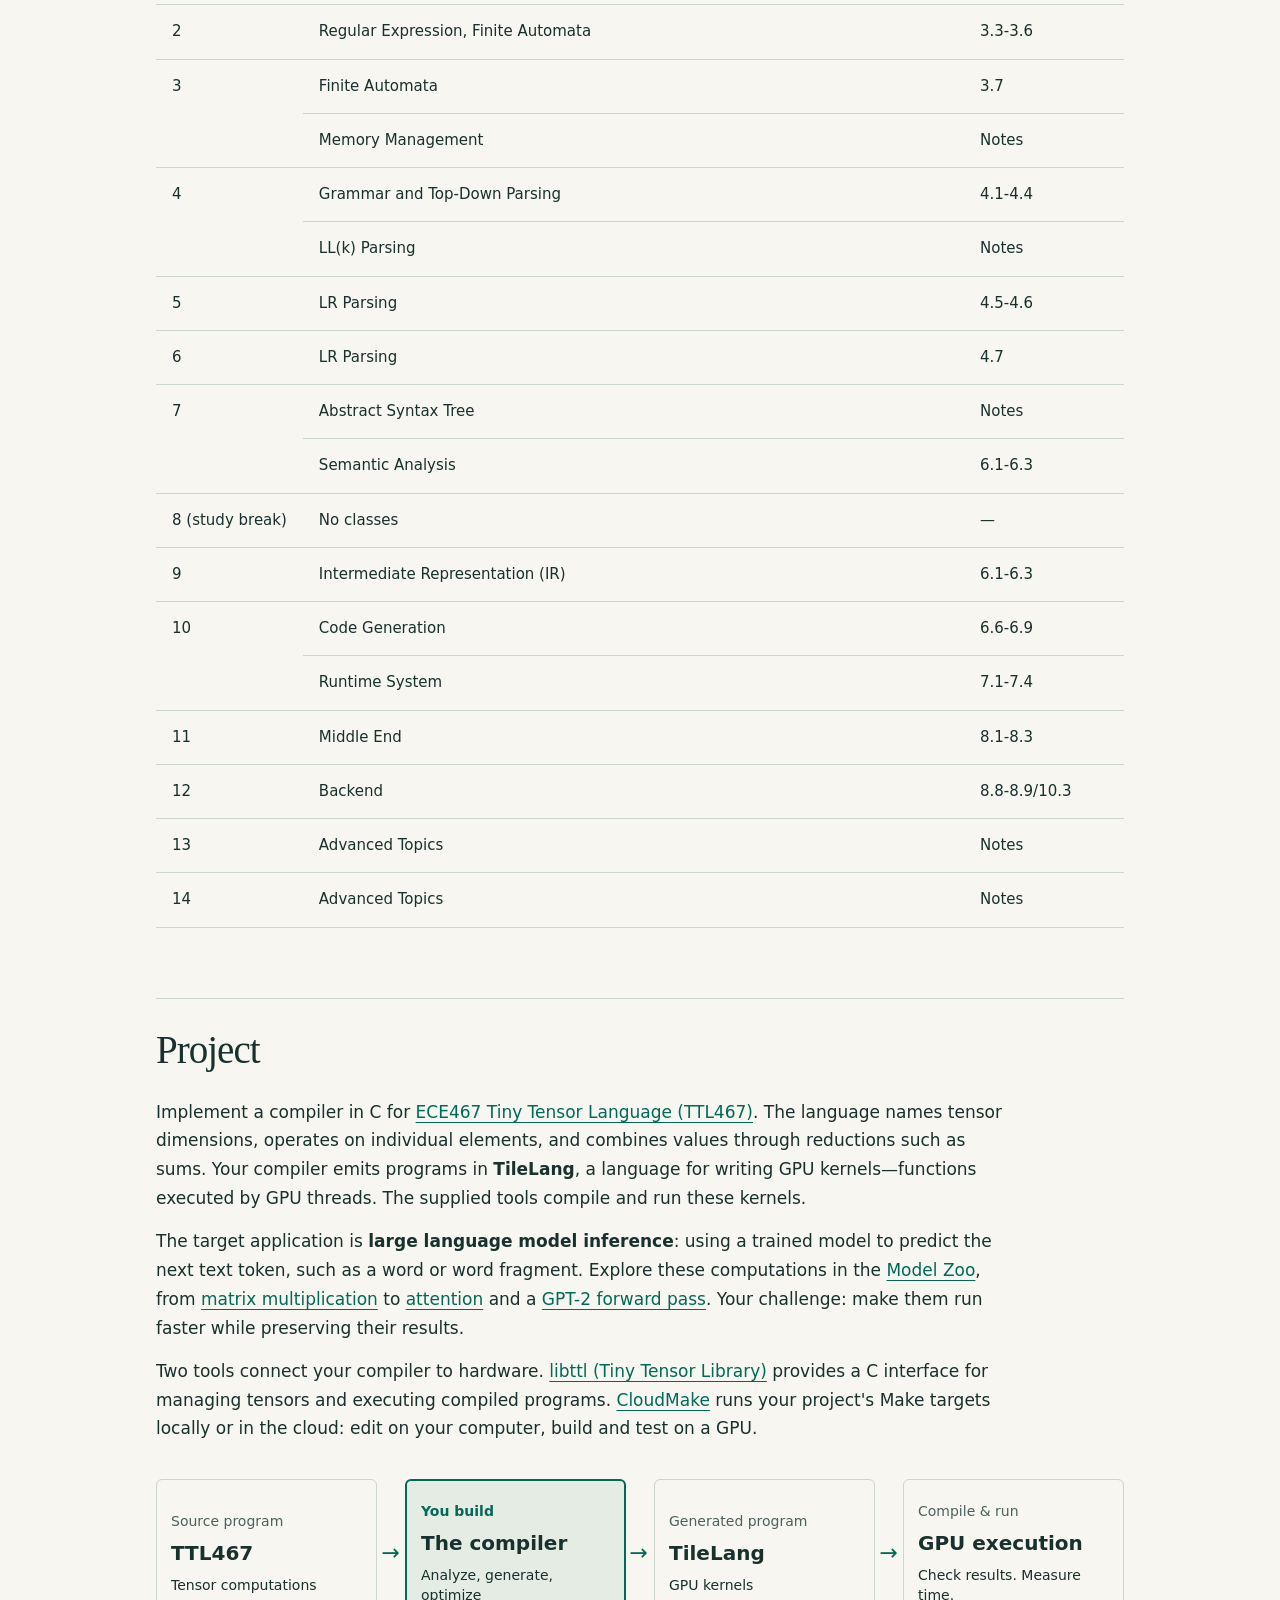
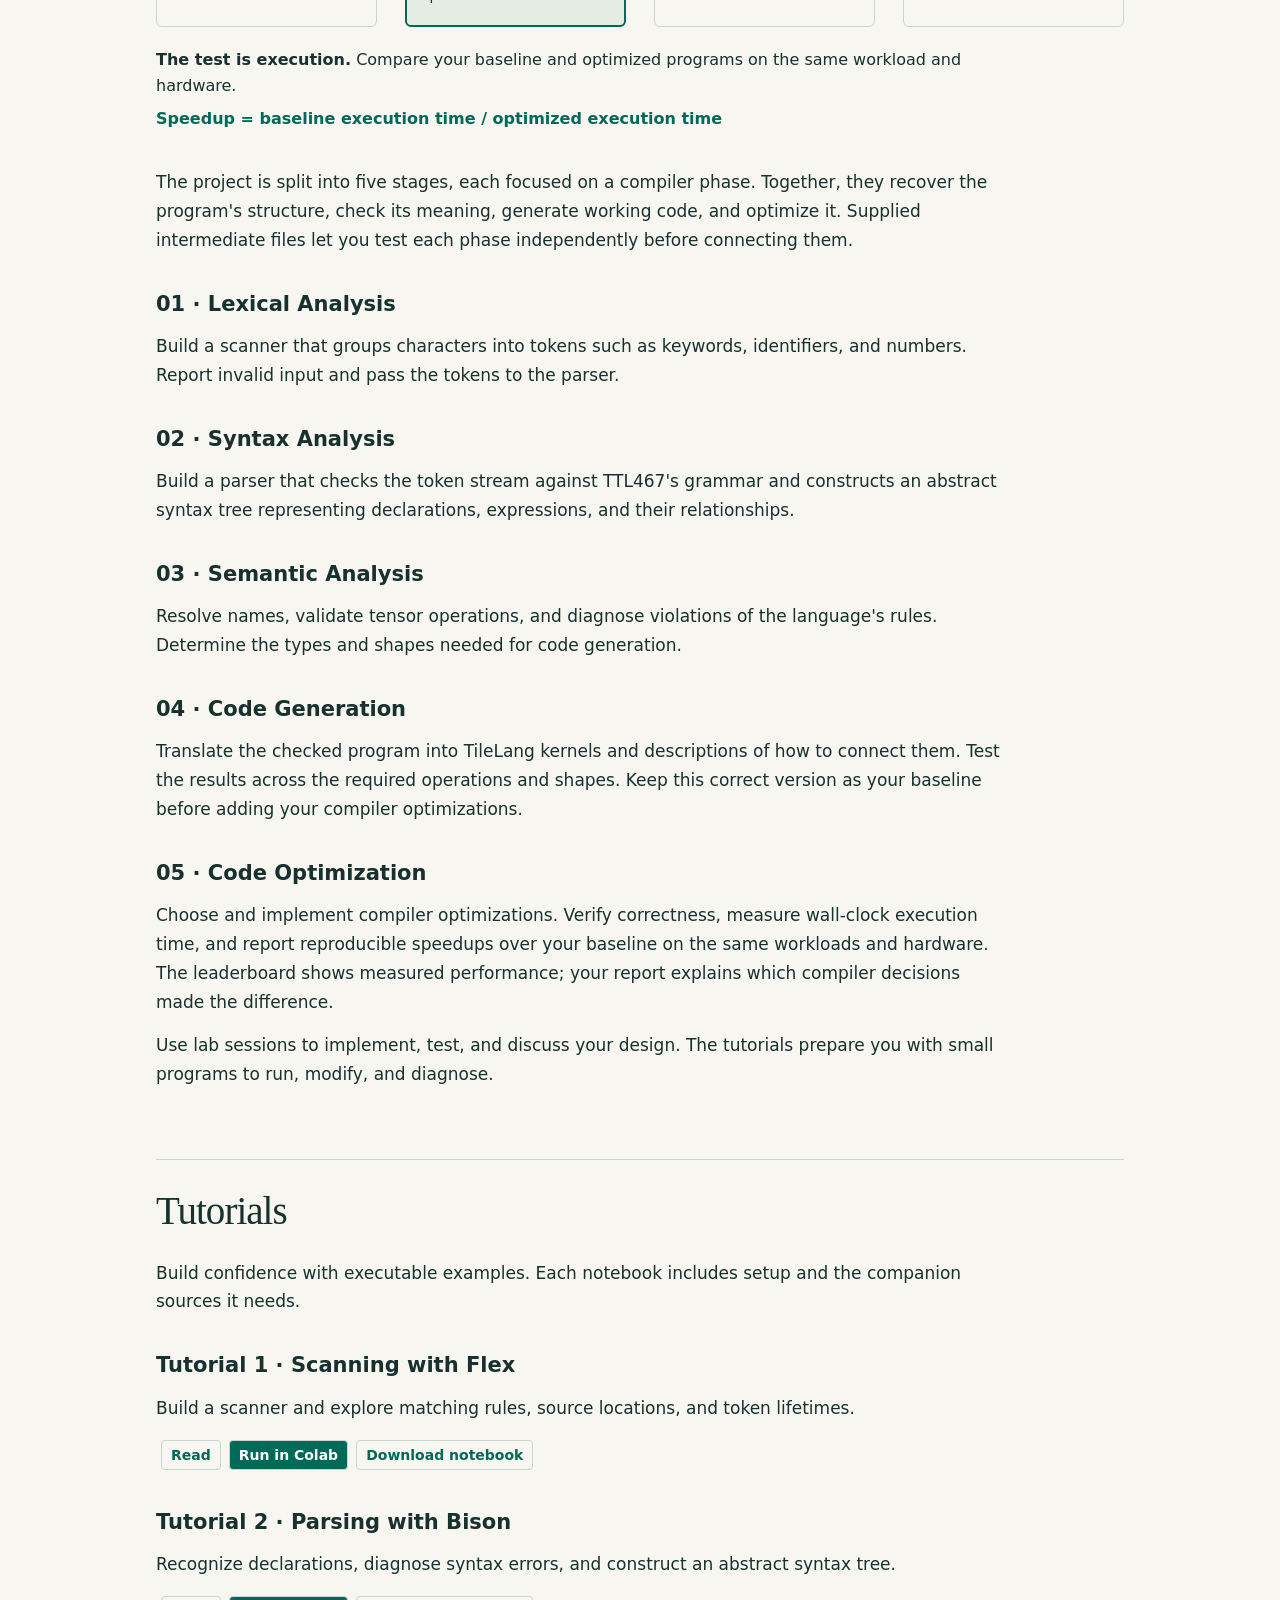
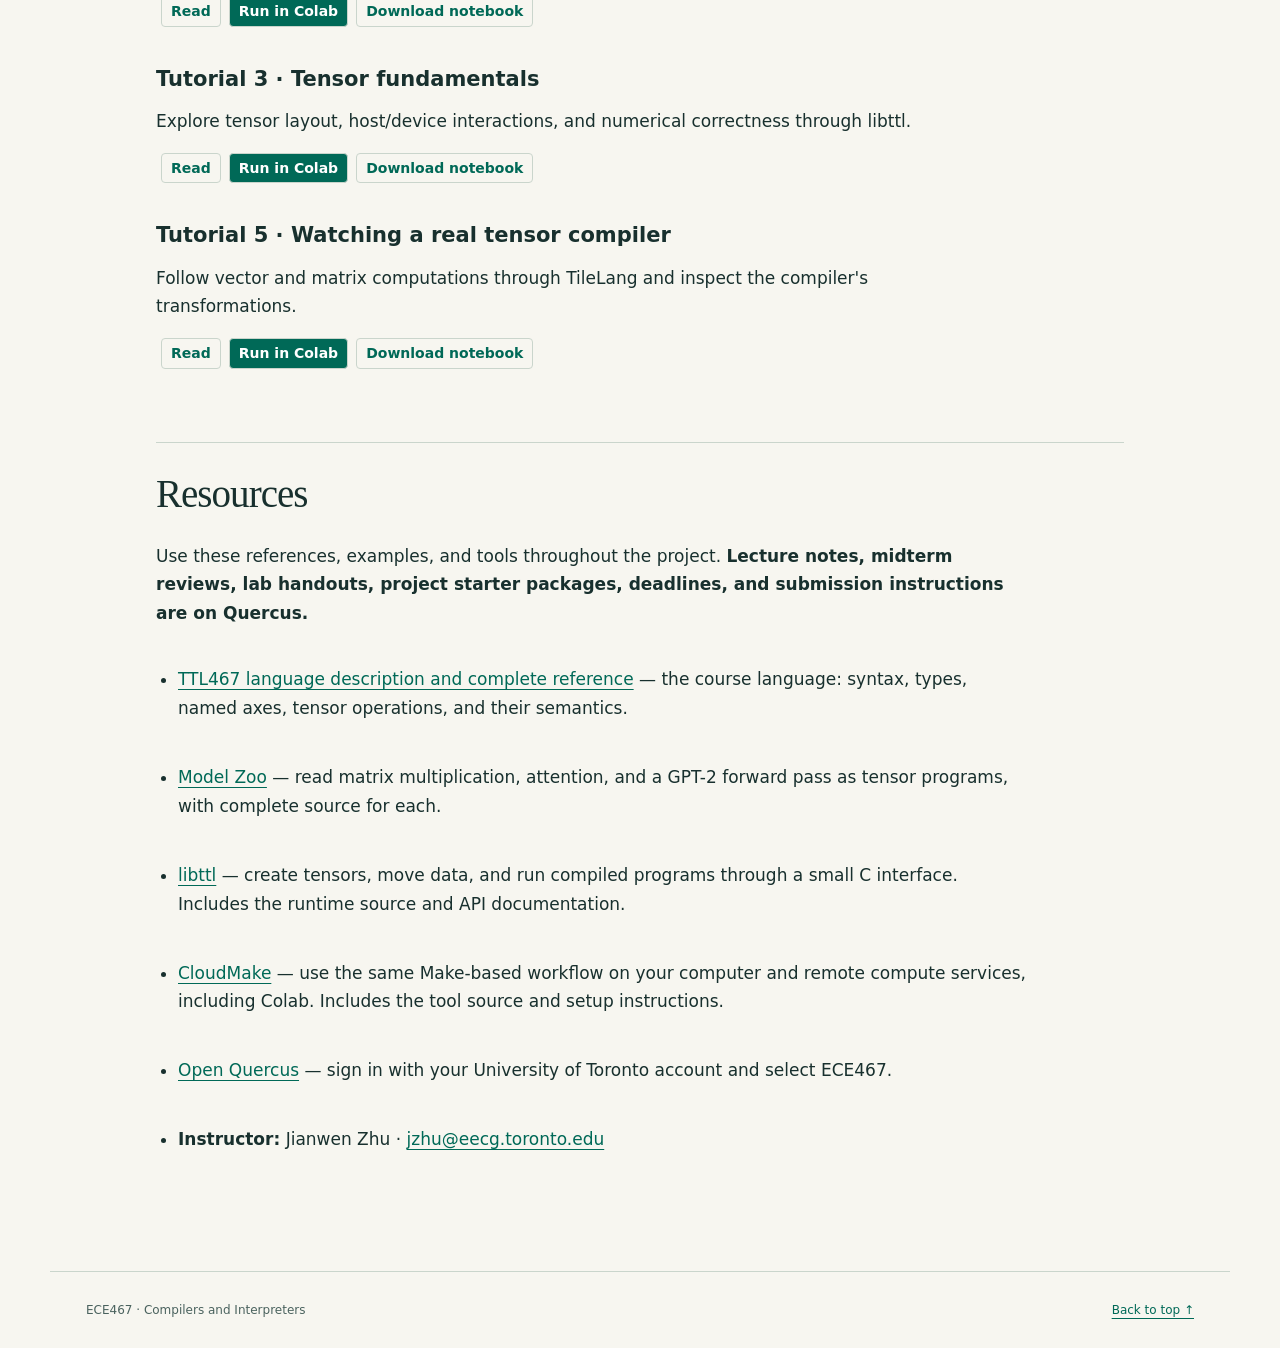
<file: tutorials.html>
<!doctype html><html lang="en"><head><meta charset="utf-8"><meta http-equiv="refresh" content="0;url=index.html#tutorials"><title>Tutorials — ECE467</title></head><body><a href="index.html#tutorials">Tutorials on the course homepage</a></body></html>
</file>
<file: style.css>
:root{--paper:#f7f6f0;--ink:#18302e;--muted:#4a625e;--accent:#006957;--line:#cad5cc;--wash:#e5ece4}*{box-sizing:border-box}html{scroll-behavior:smooth;scroll-padding-top:6rem}body{margin:0;background:var(--paper);color:var(--ink);font:17px/1.7 system-ui,-apple-system,BlinkMacSystemFont,"Segoe UI",sans-serif}a{color:var(--accent);text-underline-offset:4px}a:hover{text-decoration-thickness:2px}a:focus-visible{outline:3px solid #b75b25;outline-offset:5px}.skip{position:absolute;top:-100px;left:1rem;z-index:3;background:white;padding:1rem}.skip:focus{top:1rem}nav{display:flex;align-items:center;justify-content:space-between;gap:2rem;max-width:1180px;margin:auto;padding:24px 36px;border-bottom:1px solid var(--line)}nav div{display:flex;gap:25px;flex-wrap:wrap}nav a{text-decoration:none;font-size:14px;font-weight:650}.brand{font-size:23px;letter-spacing:-1px;color:var(--ink)}.brand span{color:var(--accent);font-weight:400}main{max-width:1040px;margin:auto;padding:0 36px 80px}.hero{padding:74px 0 42px}.eyebrow{text-transform:uppercase;letter-spacing:.13em;font-size:11px;font-weight:750;color:var(--accent)}h1{font:500 clamp(44px,6.6vw,76px)/1.07 Georgia,serif;letter-spacing:-.04em;max-width:900px;margin:23px 0 30px}h1 em{font-weight:400;color:var(--accent)}.lead{font-size:21px;line-height:1.6;max-width:740px}.byline{font-size:13px;color:var(--muted);margin-top:24px}.hero-links{display:flex;align-items:center;gap:25px;flex-wrap:wrap;margin:30px 0 42px}.button{display:inline-block;background:var(--accent);color:white;text-decoration:none;padding:12px 20px;border-radius:4px;font-size:14px;font-weight:650}.button:hover{background:#004f43}.motif{display:flex;border-top:1px solid var(--line);border-bottom:1px solid var(--line);padding:18px 0;gap:50px;font:italic 24px Georgia,serif;color:var(--muted)}h1:not(.hero h1){font:500 39px/1.2 Georgia,serif;letter-spacing:-.025em;margin:70px 0 24px;padding-top:28px;border-top:1px solid var(--line)}h3{font-size:21px;line-height:1.35;font-weight:650;margin:35px 0 10px}p{max-width:850px;margin:14px 0}ul{padding-left:22px;max-width:880px}li{padding:6px 0}li strong{font-weight:650}.unreleased{color:var(--muted)}.status{display:inline-block;font:600 11px/1.6 system-ui,sans-serif;text-transform:uppercase;letter-spacing:.05em;background:var(--wash);padding:2px 7px;border-radius:3px;margin-left:6px}.resource-link{margin:30px 0}.project-lead{font:500 43px/1.15 Georgia,serif;letter-spacing:-.025em}.project-flow{display:flex;gap:18px;align-items:center;justify-content:space-between;background:var(--wash);padding:25px;margin:28px 0;border-radius:6px}.project-flow span{font-size:15px;font-weight:650}.project-flow b{font-weight:400;color:var(--accent)}.principle{border-left:3px solid var(--accent);padding:10px 25px;margin:40px 0}.principle p:last-child{font:italic 25px/1.5 Georgia,serif}footer{border-top:1px solid var(--line);max-width:1180px;margin:auto;padding:28px 36px;display:flex;justify-content:space-between;font-size:12px;color:var(--muted)}@media(max-width:620px){body{font-size:16px}nav{padding:18px 20px;gap:18px;align-items:flex-start}nav div{gap:9px 17px}nav a{font-size:12px}main{padding:0 22px 45px}.hero{padding-top:42px}.lead{font-size:18px}.motif{gap:20px;font-size:19px}.project-flow{gap:10px;padding:17px 12px}.project-flow span{font-size:12px}.project-lead{font-size:36px}footer{gap:20px;padding:24px 22px}}@media(prefers-reduced-motion:reduce){html{scroll-behavior:auto}}
.hero-tagline{display:block;font-size:.46em;line-height:1.35;letter-spacing:-.015em;margin-top:.6em}
/* Keep course navigation visible while leaving anchor headings below it. */
nav{position:sticky;top:0;z-index:2;background:var(--paper);box-shadow:0 3px 8px rgb(24 48 46 / 5%)}
html{scroll-padding-top:8rem}
@media(max-width:620px){nav a{font-size:14px}html{scroll-padding-top:10rem}}
h2{font:500 39px/1.2 Georgia,serif;letter-spacing:-.025em;margin:70px 0 24px;padding-top:28px;border-top:1px solid var(--line)}h3{font-size:21px;line-height:1.35;font-weight:650;margin:35px 0 10px}
.notebook-title{font-weight:650}.notebook-links{display:inline-flex;align-items:center;flex-wrap:wrap;gap:8px;margin:3px 5px}.notebook-or{font-size:12px;color:var(--muted)}.notebook-links a{font-size:12px;line-height:1.6;font-weight:650;text-decoration:none;border:1px solid var(--line);border-radius:4px;padding:2px 8px}.notebook-links a:hover{background:var(--wash)}
.colab-help{border:1px solid var(--line);border-radius:5px;padding:14px 18px;margin:24px 0;background:var(--wash)}.colab-help summary{cursor:pointer;font-weight:650}.colab-help p{font-size:14px}.colab-help pre{overflow-x:auto;background:var(--paper);padding:16px;font-size:12px;line-height:1.7}.colab-help code{font-family:ui-monospace,monospace}
/* ECE467 topic schedule; shared layout matches ECE326. */
.notebook-links a,.notebook-links button{font-family:inherit;font-size:14px;line-height:1.6;font-weight:650;border:1px solid var(--line);border-radius:4px;padding:3px 9px;margin:0}.notebook-links button:disabled{color:var(--muted);background:var(--wash);cursor:not-allowed}
.table-scroll{overflow-x:auto;margin:24px 0}.table-scroll:focus-visible{outline:3px solid #b75b25;outline-offset:5px}table{border-collapse:collapse;width:100%;font-size:15px;line-height:1.55}th{text-align:left;font-size:12px;text-transform:uppercase;letter-spacing:.07em;color:var(--muted);background:var(--wash)}td,th{padding:15px 16px;border-bottom:1px solid var(--line);vertical-align:top}td:first-child{white-space:nowrap;width:95px}td:nth-child(2){width:260px;font-weight:600}.section-next{font-size:14px;margin-top:26px}@media(max-width:620px){table{min-width:650px}}
.reference{padding-top:30px}.reference pre{overflow-x:auto;background:var(--wash);padding:20px;font-size:13px;line-height:1.6}.reference code{font-family:ui-monospace,SFMono-Regular,Consolas,monospace}.reference table{display:block;overflow-x:auto}.reference td:first-child{white-space:normal;width:auto}.reference td:nth-child(2){width:auto;font-weight:400}.table-scroll td:nth-child(2){width:auto;font-weight:400}
.table-scroll td{white-space:normal;width:auto}.table-scroll td[rowspan]{white-space:nowrap;width:9rem}.table-scroll td:last-child{white-space:nowrap;width:10rem}
@media(max-width:620px){.table-scroll table{min-width:0;font-size:14px}.table-scroll td,.table-scroll th{padding:12px 8px}.table-scroll td[rowspan]{white-space:normal;width:4.5rem}.table-scroll td:last-child{width:6.5rem}}
.compiler-pipeline{margin:36px 0}.pipeline-steps{display:grid;grid-template-columns:repeat(4,minmax(0,1fr));gap:28px;padding:0;margin:0;list-style:none}.pipeline-steps li{position:relative;display:flex;flex-direction:column;justify-content:center;gap:7px;padding:20px 14px;border:1px solid var(--line);border-radius:6px;font-size:14px;line-height:1.45}.pipeline-steps li:not(:last-child)::after{content:"→";position:absolute;right:-24px;top:50%;transform:translateY(-50%);color:var(--accent);font-size:22px}.pipeline-steps strong{font-size:20px}.pipeline-label{color:var(--muted)}.pipeline-steps .pipeline-student{border:2px solid var(--accent);background:var(--wash)}.pipeline-student .pipeline-label{color:var(--accent);font-weight:650}.compiler-pipeline figcaption{margin-top:20px;max-width:850px;font-size:16px;line-height:1.6}.pipeline-metric{display:block;margin-top:8px;font-weight:650;color:var(--accent)}
@media(max-width:760px){.pipeline-steps{grid-template-columns:1fr;gap:28px}.pipeline-steps li{padding:16px 20px}.pipeline-steps li:not(:last-child)::after{content:"↓";right:auto;left:50%;top:auto;bottom:-27px;transform:translateX(-50%)}.pipeline-steps strong{font-size:20px}}
</file>
